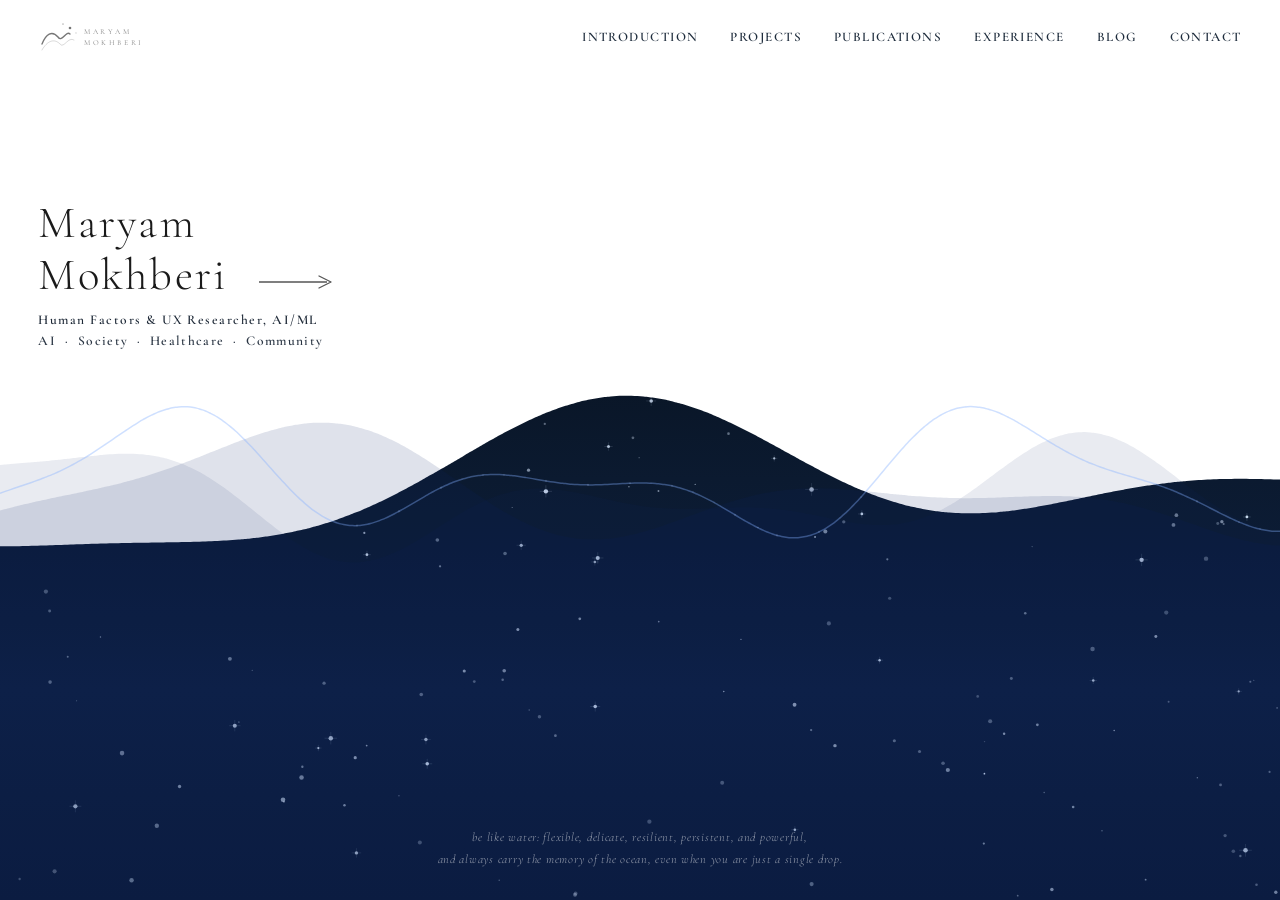
<file: index.html>
<!DOCTYPE html>
<html lang="en">
<head>
  <meta charset="UTF-8">
  <meta name="theme-color" content="#ffffff">
  <meta name="viewport" content="width=device-width, initial-scale=1.0">
  <title>Maryam Mokhberi</title>
  <link href="https://fonts.googleapis.com/css2?family=Cormorant+Garamond:ital,wght@0,300;1,300&display=swap" rel="stylesheet">
  <style>
    *, *::before, *::after { box-sizing: border-box; margin: 0; padding: 0; }
    html, body { width: 100%; height: 100%; overflow: hidden; background: #fff; font-family: 'Cormorant Garamond', Georgia, serif; }

    canvas { position: fixed; top: 0; left: 0; width: 100%; height: 100%; display: block; }

    nav {
      position: fixed; top: 0; left: 0; right: 0;
      display: flex; justify-content: space-between; align-items: center;
      padding: 1.1rem 2.4rem; z-index: 10;
    }
    .nav-logo-landing { display: flex; align-items: center; text-decoration: none; opacity: .8; transition: opacity .2s; }
    .nav-logo-landing:hover { opacity: 1; }
    .n-links { display: flex; gap: 2rem; list-style: none; }
    .n-links a { font-size: .82rem; letter-spacing: .11em; text-transform: uppercase; color: #1f2d3d; font-weight: 600; text-decoration: none; transition: color .25s; }
    .n-links a:hover { color: #090d12; }

    .name-label {
      position: fixed; left: 2.4rem; top: 22%;
      z-index: 5;
    }
    .name-row {
      display: flex; align-items: flex-end; gap: 2rem;
      opacity: 0; transform: translateY(14px);
      animation: up 1.2s ease .4s forwards;
      text-decoration: none;
    }
    .name-row h1 {
      font-size: clamp(1.8rem, 3.5vw, 2.8rem); font-weight: 300;
      letter-spacing: .05em; color: #1a1a1a; line-height: 1.15;
      transition: color .3s;
    }
    .name-row:hover h1 { color: #555; }
    .name-label p.role {
      font-size: clamp(.78rem, 1.05vw, .92rem); letter-spacing: .11em;
      color: #1e2937; font-style: normal; font-weight: 600;
      margin-top: .7rem;
      opacity: 0; transform: translateY(10px);
      animation: up 1s ease .85s forwards;
    }
    .name-label p.tagline {
      font-size: clamp(.72rem + 1pt, .95vw + 1pt, .84rem + 1pt); letter-spacing: .10em;
      color: #2a3543; font-style: normal; font-weight: 600;
      margin-top: .3rem;
      opacity: 0; transform: translateY(10px);
      animation: up 1s ease .95s forwards;
    }
    .enter-link {
      font-size: clamp(.9rem, 1.4vw, 1.1rem); letter-spacing: .14em; text-transform: uppercase;
      color: #555; font-weight: 300;
      border-bottom: none; padding-bottom: 0;
      transition: color .25s, border-color .25s;
      white-space: nowrap; margin-bottom: .38rem;
      text-decoration: none;
    }
    .enter-link:hover { color: #111; border-color: #222; }

    .quote {
      position: fixed; bottom: 1.8rem; left: 0; right: 0;
      text-align: center; z-index: 10; pointer-events: none;
      opacity: 0; animation: up 1.2s ease 1.4s forwards;
    }
    .quote p {
      font-size: clamp(.58rem + 1pt, .85vw + 1pt, .72rem + 1pt);
      font-style: italic; font-weight: 300;
      letter-spacing: .06em; line-height: 1.8;
      color: rgba(255, 255, 255, 0.58);
    }

    @keyframes up { to { opacity: 1; transform: translateY(0); } }

    @media (max-width: 580px) {
      .n-links { gap: 1.2rem; }
      .n-links a { font-size: .62rem; }
      .name-label { top: 16%; }
    }
  </style>
</head>
<body>

  <canvas id="wc"></canvas>

  <nav>
    <a href="index.html" class="nav-logo-landing" aria-label="Maryam Mokhberi">
      <svg width="110" height="36" viewBox="0 0 110 36" xmlns="http://www.w3.org/2000/svg">
        <path d="M4,26 C8,16 14,12 20,19 C24,25 28,12 32,16" stroke="#555" stroke-width="1.4" fill="none" stroke-linecap="round"/>
        <path d="M4,32 C9,23 16,20 22,26 C26,31 30,18 36,22" stroke="#555" stroke-width="0.85" fill="none" stroke-linecap="round" opacity="0.32"/>
        <circle cx="32" cy="10" r="1.3" fill="#555"/>
        <circle cx="25" cy="6"  r="0.85" fill="#555" opacity="0.52"/>
        <circle cx="38" cy="15" r="0.65" fill="#555" opacity="0.38"/>
        <text x="46" y="15" font-family="'Cormorant Garamond',Georgia,serif" font-size="7.5" font-weight="400" letter-spacing="2.6" fill="#666" dominant-baseline="middle">MARYAM</text>
        <text x="46" y="26" font-family="'Cormorant Garamond',Georgia,serif" font-size="7.5" font-weight="400" letter-spacing="2.6" fill="#666" dominant-baseline="middle">MOKHBERI</text>
      </svg>
    </a>
    <ul class="n-links">
      <li><a href="introduction.html">Introduction</a></li>
      <li><a href="pages/research.html">Projects</a></li>
      <li><a href="pages/publications.html">Publications</a></li>
      <li><a href="pages/teaching.html">Experience</a></li>
      <li><a href="pages/blog.html">Blog</a></li>
      <li><a href="pages/contact.html">Contact</a></li>
    </ul>
  </nav>

  <div class="name-label">
    <a href="introduction.html" class="name-row">
      <h1>Maryam<br>Mokhberi</h1>
      <span class="enter-link" aria-label="Enter site">
        <svg width="80" height="16" viewBox="0 0 80 16" fill="none" xmlns="http://www.w3.org/2000/svg">
          <line x1="0" y1="8" x2="68" y2="8" stroke="currentColor" stroke-width="1.3"/>
          <polyline points="60,2 72,8 60,14" stroke="currentColor" stroke-width="1.3" fill="none" stroke-linecap="round" stroke-linejoin="round"/>
        </svg>
      </span>
    </a>
    <p class="role">Human Factors &amp; UX Researcher, AI/ML</p>
    <p class="tagline">AI &nbsp;·&nbsp; Society &nbsp;·&nbsp; Healthcare &nbsp;·&nbsp; Community</p>
  </div>

  <div class="quote">
    <p>be like water: flexible, delicate, resilient, persistent, and powerful,<br>
    and always carry the memory of the ocean, even when you are just a single drop.</p>
  </div>

  <script>
  (() => {
    const cv = document.getElementById('wc');
    const cx = cv.getContext('2d');
    let W, H;

    function resize() {
      W = cv.width  = window.innerWidth;
      H = cv.height = window.innerHeight;
    }
    resize();
    window.addEventListener('resize', resize);

    const STARS = Array.from({ length: 180 }, () => ({
      nx:     Math.random(),
      ny:     Math.random(),
      r:      Math.random() * 1.8 + 0.5,
      tw:     Math.random() * Math.PI * 2,
      ts:     Math.random() * 0.004 + 0.001,  // slow twinkle
      bright: Math.random() * 0.35 + 0.65,
    }));

    const wLayers = [
      { speed: .55,  freq: 1.4, phase: 0.0 },
      { speed: .80,  freq: 1.9, phase: 1.2 },
      { speed: 1.10, freq: 2.5, phase: 2.3 },
      { speed: 1.40, freq: 3.0, phase: 0.7 },
    ];

    function waveOffset(nx, t, l) {
      return Math.sin(nx * Math.PI * 2 * l.freq + t * l.speed + l.phase) * 0.42
           + Math.sin(nx * Math.PI * 2 * l.freq * .53 + t * l.speed * .72 + l.phase + 1.1) * 0.28
           + Math.sin(nx * Math.PI * 2 * l.freq * 1.75 + t * l.speed * 1.35 + l.phase + 2.4) * 0.18;
    }

    function buildPts(t, l, amp, midY) {
      const pts = [];
      for (let x = 0; x <= W; x += 3)
        pts.push([x, midY + waveOffset(x / W, t, l) * amp]);
      return pts;
    }

    function tracePath(pts) {
      cx.moveTo(pts[0][0], pts[0][1]);
      for (let i = 1; i < pts.length - 1; i++) {
        cx.quadraticCurveTo(
          pts[i][0], pts[i][1],
          (pts[i][0] + pts[i+1][0]) / 2,
          (pts[i][1] + pts[i+1][1]) / 2
        );
      }
      cx.lineTo(W, pts[pts.length - 1][1]);
    }

    function frame(ts) {
      const t = ts * .0008;
      cx.clearRect(0, 0, W, H);
      cx.fillStyle = '#ffffff';
      cx.fillRect(0, 0, W, H);

      const midY    = H * .54;
      const amp     = H * .13;
      const bandTop = midY - amp * 1.6;

      const deepPts = buildPts(t, wLayers[0], amp, midY);

      // clip to wave shape, fill with night gradient
      cx.save();
      cx.beginPath();
      tracePath(deepPts);
      cx.lineTo(W, H); cx.lineTo(0, H); cx.closePath();
      cx.clip();

      const ng = cx.createLinearGradient(0, bandTop, 0, H);
      ng.addColorStop(0,   '#08121f');
      ng.addColorStop(.3,  '#0b1a30');
      ng.addColorStop(.65, '#0e2040');
      ng.addColorStop(1,   '#0c1c38');
      cx.fillStyle = ng;
      cx.fillRect(0, bandTop, W, H - bandTop);

      // stars
      for (const s of STARS) {
        const sy  = bandTop + s.ny * (H - bandTop);
        const sx  = s.nx * W;
        const xi  = Math.min(Math.floor(s.nx * (deepPts.length - 1)), deepPts.length - 1);
        if (sy < deepPts[xi][1]) continue;
        const twinkle = s.bright * (0.70 + 0.30 * Math.sin(ts * s.ts + s.tw));
        cx.beginPath(); cx.arc(sx, sy, s.r, 0, Math.PI * 2);
        cx.fillStyle = `rgba(220,235,255,${twinkle})`; cx.fill();
        if (s.r > 1.1 && twinkle > 0.70) {
          cx.strokeStyle = `rgba(210,230,255,${twinkle * .32})`;
          cx.lineWidth = .5;
          const sp = s.r * 2.8;
          cx.beginPath(); cx.moveTo(sx - sp, sy); cx.lineTo(sx + sp, sy); cx.stroke();
          cx.beginPath(); cx.moveTo(sx, sy - sp); cx.lineTo(sx, sy + sp); cx.stroke();
        }
      }
      cx.restore();

      // mid layers
      for (let i = 1; i <= 2; i++) {
        const pts = buildPts(t, wLayers[i], amp * (.86 - i * .07), midY + i * amp * .07);
        cx.beginPath(); tracePath(pts);
        cx.lineTo(W, H); cx.lineTo(0, H); cx.closePath();
        cx.fillStyle = `rgba(12,35,100,${.17 - i * .04})`; cx.fill();
      }

      // crest line
      const crestPts = buildPts(t, wLayers[3], amp * .82, midY - amp * .04);
      cx.beginPath(); tracePath(crestPts);
      cx.strokeStyle = 'rgba(130,175,255,0.38)';
      cx.lineWidth = 1.5; cx.stroke();

      // foam
      for (let i = 0; i < crestPts.length; i += 7) {
        const [fx, fy] = crestPts[i];
        const a = 0.09 + 0.08 * Math.sin(ts * .003 + i * .4);
        cx.beginPath(); cx.arc(fx, fy, 1.1, 0, Math.PI * 2);
        cx.fillStyle = `rgba(200,220,255,${a})`; cx.fill();
      }

      requestAnimationFrame(frame);
    }

    requestAnimationFrame(frame);
  })();
  </script>

</body>
</html>
</file>
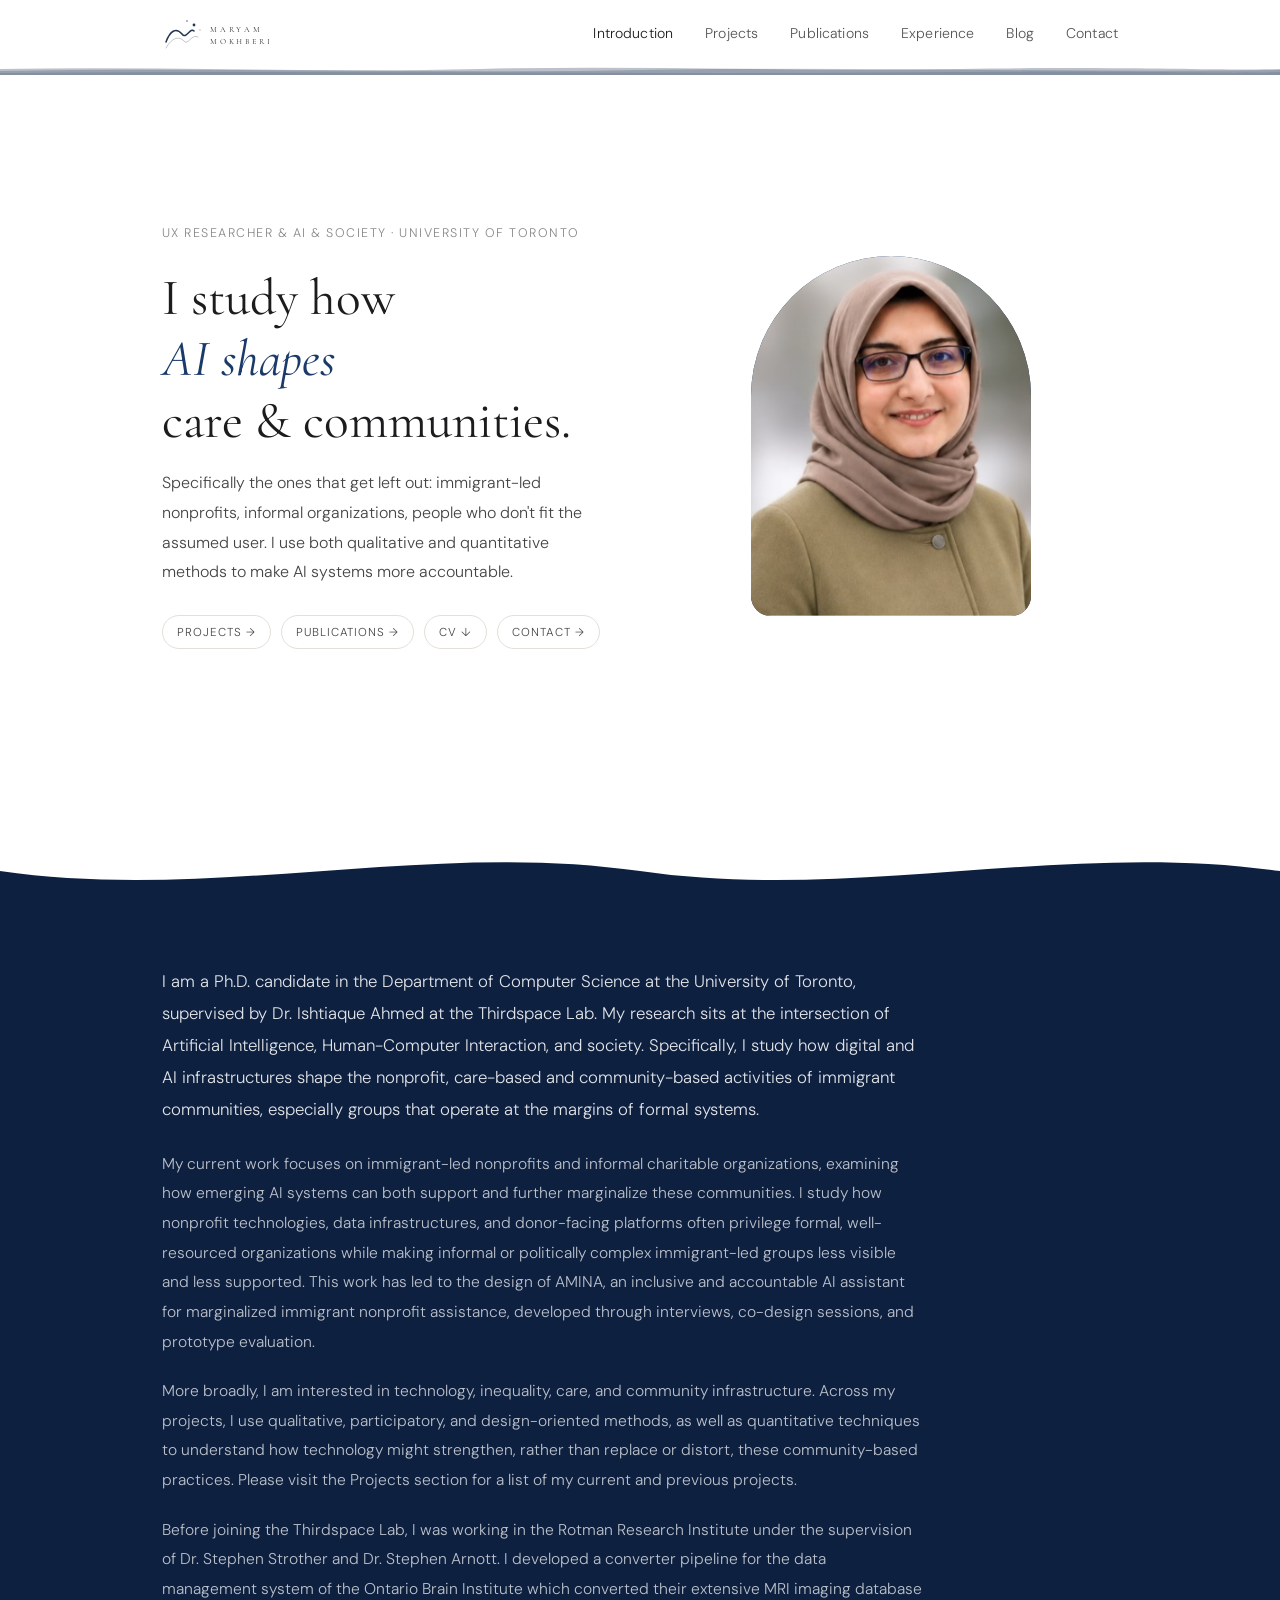
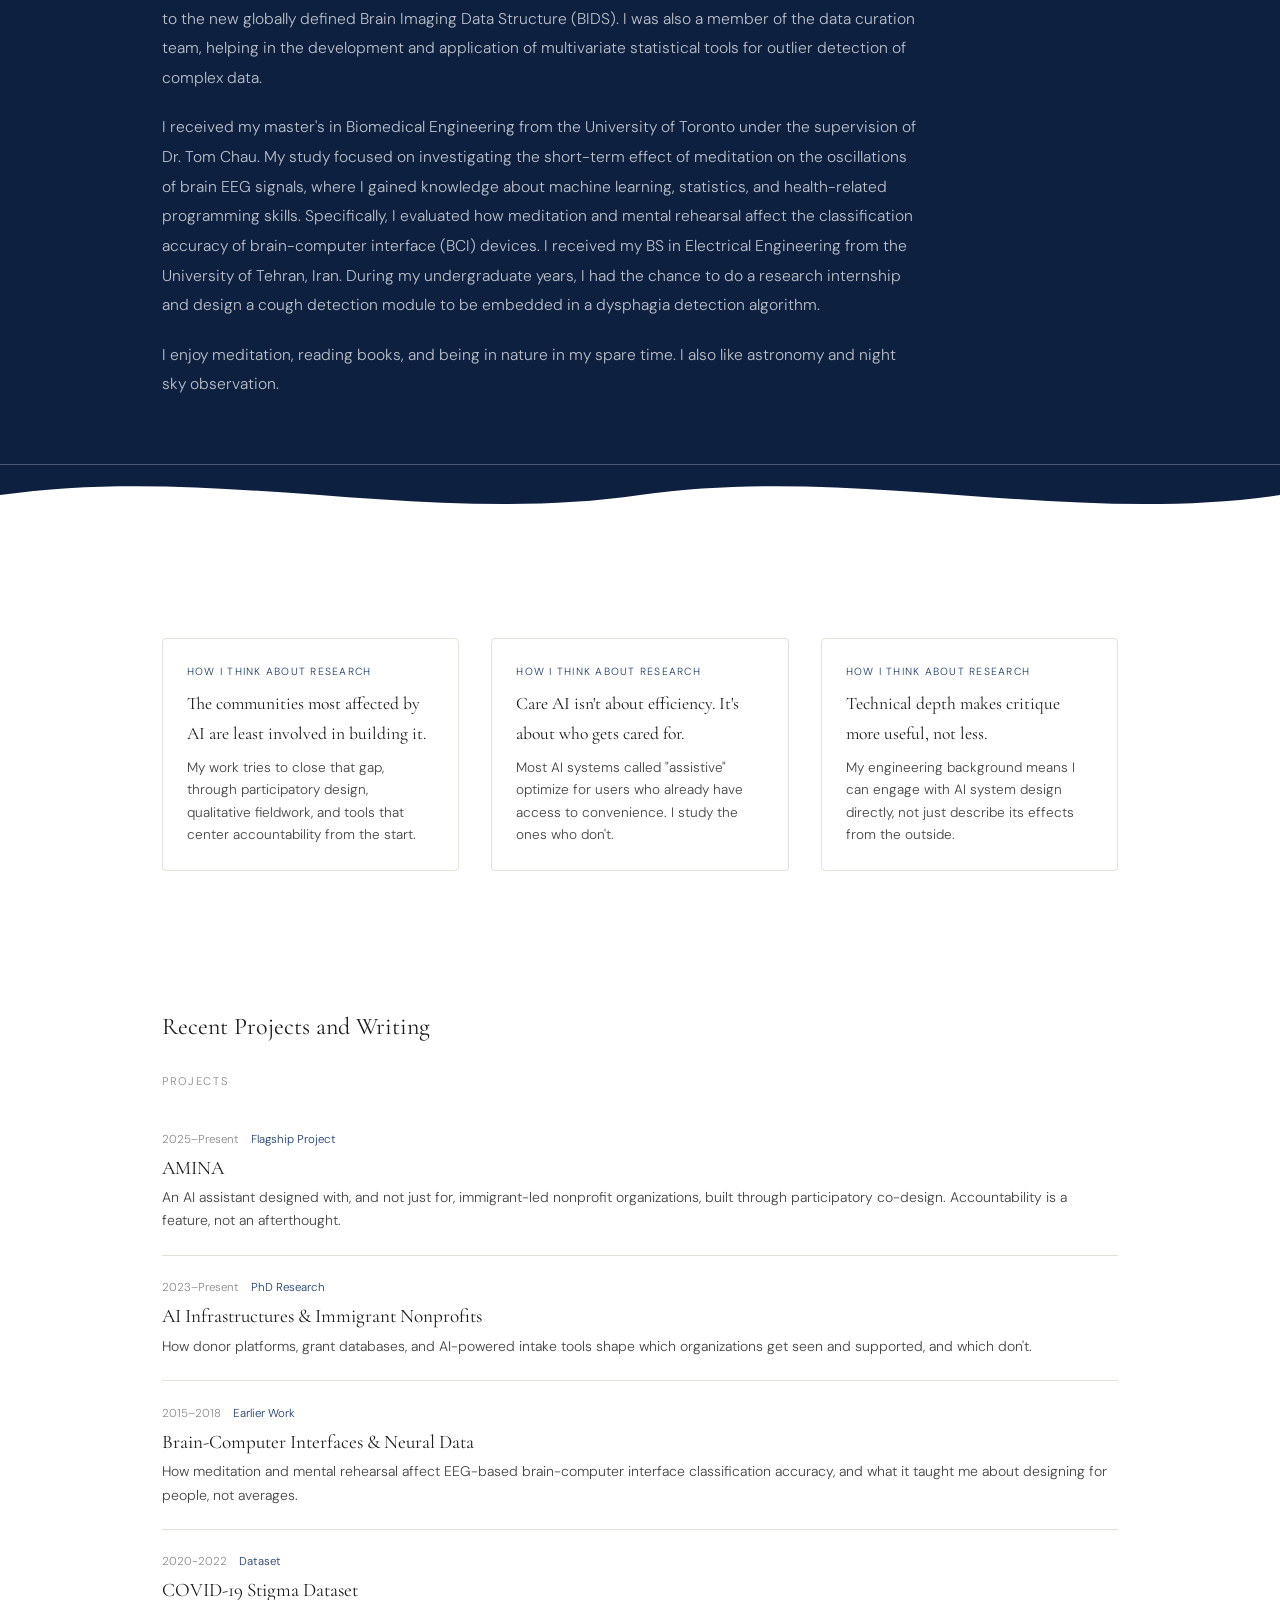
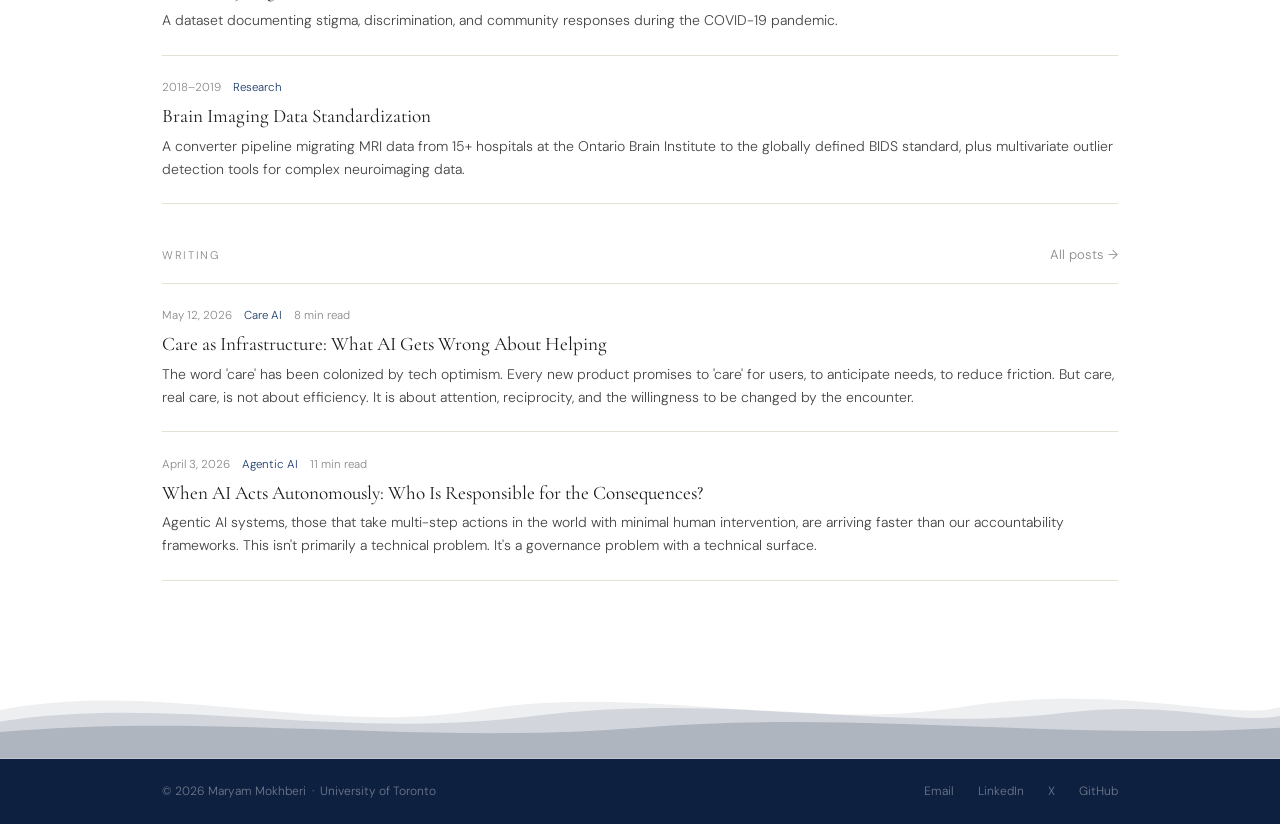
<file: introduction.html>
<!DOCTYPE html>
<html lang="en">
<head>
  <meta charset="UTF-8">
  <meta name="viewport" content="width=device-width, initial-scale=1.0">
  <title>Maryam Mokhberi | AI &amp; Society Researcher</title>
  <link rel="stylesheet" href="css/style.css">
  <style>
    /* ── HOME-SPECIFIC STYLES ── */

    /* HERO */
    .home-hero {
      padding: 5rem 0 0;
      display: grid;
      grid-template-columns: 1fr 1fr;
      gap: 3rem;
      align-items: center;
      min-height: 88vh;
    }

    /* arch portrait */
    .home-portrait {
      display: flex;
      flex-direction: column;
      align-items: center;
      gap: 1.5rem;
      order: 2;
    }
    .arch-frame {
      width: 280px;
      height: 360px;
      overflow: hidden;
      border-radius: 140px 140px 20px 20px; /* arch top */
      background: linear-gradient(160deg, #1a3a6a, #0e2040);
      position: relative;
      flex-shrink: 0;
    }
    .arch-frame img {
      position: absolute;
      inset: 0;
      width: 100%;
      height: 100%;
      object-fit: cover;
      object-position: center top;
      display: block;
    }
    .arch-frame .arch-initials {
      position: absolute;
      inset: 0;
      display: flex;
      align-items: center;
      justify-content: center;
      font-family: var(--serif);
      font-size: 3.5rem;
      font-weight: 300;
      color: rgba(255,255,255,.28);
    }

    /* pill buttons under photo */
    .portrait-pills {
      display: flex;
      gap: .6rem;
      flex-wrap: wrap;
      justify-content: center;
    }
    .pill {
      font-size: .72rem;
      letter-spacing: .08em;
      text-transform: uppercase;
      padding: .38rem .9rem;
      border-radius: 999px;
      border: 1px solid var(--rule);
      color: var(--mid);
      text-decoration: none;
      transition: background .2s, color .2s, border-color .2s;
      white-space: nowrap;
    }
    .pill:hover { background: var(--navy); color: #fff; border-color: var(--navy); text-decoration: none; }

    /* hero text */
    .home-intro { order: 1; }
    .home-intro h1 {
      font-family: var(--serif);
      font-size: clamp(2.2rem, 4vw, 3.2rem);
      font-weight: 400;
      line-height: 1.2;
      margin-bottom: 1rem;
    }
    .home-intro h1 em { font-style: italic; color: var(--navy-mid); }
    .home-intro .role-tag {
      font-size: .78rem;
      letter-spacing: .12em;
      text-transform: uppercase;
      color: var(--quiet);
      margin-bottom: 1.5rem;
      display: block;
    }
    .home-intro p {
      font-size: 1rem;
      color: var(--mid);
      line-height: 1.85;
      max-width: 420px;
    }
    .home-intro .hero-pills {
      display: flex;
      gap: .6rem;
      margin-top: 1.8rem;
      flex-wrap: wrap;
    }

    /* wave divider */
    .wave-divider {
      width: 100%;
      overflow: hidden;
      line-height: 0;
      margin: 0;
    }
    .wave-divider svg { display: block; width: 100%; }
    .wave-divider.flip { transform: scaleY(-1); }

    /* dark wave section */
    .wave-section {
      background: var(--navy);
      padding: 4rem 0;
      color: white;
    }
    .wave-section h2 {
      font-family: var(--serif);
      font-size: clamp(1.5rem, 2.5vw, 2rem);
      font-weight: 400;
      color: white;
      margin-bottom: .5rem;
    }
    .wave-section p { color: rgba(255,255,255,.65); line-height: 1.8; }
    .wave-section .section-label { color: rgba(255,255,255,.35); }

    /* philosophy */
    .philosophy-grid {
      display: grid;
      grid-template-columns: repeat(3, 1fr);
      gap: 2.5rem;
      margin-top: 3rem;
    }
    .philosophy-item { }
    .philosophy-item h3 {
      font-family: var(--serif);
      font-size: 1.15rem;
      font-weight: 400;
      color: white;
      margin-bottom: .6rem;
      line-height: 1.3;
    }
    .philosophy-item p {
      font-size: .875rem;
      color: rgba(255,255,255,.55);
      line-height: 1.75;
    }

    /* highlights */
    .highlights-section { padding: 4.5rem 0; }
    .highlights-grid {
      display: grid;
      grid-template-columns: repeat(3, 1fr);
      gap: 2rem;
      margin-top: 2.5rem;
    }
    .highlight-card {
      border: 1px solid var(--rule);
      border-radius: 4px;
      padding: 1.5rem;
      transition: border-color .2s, transform .2s;
      text-decoration: none;
      display: block;
      color: inherit;
    }
    .highlight-card:hover {
      border-color: var(--navy);
      transform: translateY(-2px);
      text-decoration: none;
    }
    .highlight-card .card-label {
      font-size: .65rem;
      letter-spacing: .12em;
      text-transform: uppercase;
      color: var(--navy-mid);
      margin-bottom: .5rem;
      display: block;
    }
    .highlight-card h3 {
      font-family: var(--serif);
      font-size: 1.1rem;
      font-weight: 400;
      color: var(--ink);
      margin-bottom: .5rem;
    }
    .highlight-card p {
      font-size: .85rem;
      color: var(--mid);
      line-height: 1.65;
      margin: 0;
    }

    /* recent writing */
    .writing-section { padding: 4rem 0 0; }
    .writing-header {
      display: flex;
      justify-content: space-between;
      align-items: baseline;
      margin-bottom: 1.5rem;
    }
    .writing-header h2 {
      font-family: var(--serif);
      font-size: 1.5rem;
      font-weight: 400;
    }
    .writing-header a { font-size: .82rem; color: var(--quiet); }
    .writing-header a:hover { color: var(--navy); }

    /* bio text in dark section */
    .bio-paragraphs { max-width: 760px; }
    .bio-paragraphs p {
      color: rgba(255,255,255,.72);
      line-height: 1.9;
      font-size: .975rem;
      margin-bottom: 1.25rem;
    }
    .bio-paragraphs p:last-child { margin-bottom: 0; }
    .bio-paragraphs .bio-lead {
      font-size: 1.05rem;
      color: rgba(255,255,255,.88);
      margin-bottom: 1.5rem;
    }

    /* philosophy items on white background */
    .highlights-section .philosophy-item h3 { color: var(--ink); }
    .highlights-section .philosophy-item p { color: var(--mid); }
    .highlights-section .philosophy-grid { margin-bottom: 3rem; }

    @media (max-width: 768px) {
      .home-hero { grid-template-columns: 1fr; min-height: auto; padding-top: 4rem; }
      .home-portrait { order: 1; }
      .home-intro { order: 2; }
      .arch-frame { width: 200px; height: 260px; border-radius: 100px 100px 16px 16px; }
      .philosophy-grid,
      .highlights-grid { grid-template-columns: 1fr; gap: 1.5rem; }
    }
  </style>
</head>
<body data-page="introduction">
  <div id="nav-placeholder"></div>

  <!-- HERO -->
  <section class="container">
    <div class="home-hero">

      <div class="home-intro fade-in">
        <span class="role-tag">UX Researcher &amp; AI &amp; Society · University of Toronto</span>
        <h1>I study how<br><em>AI shapes</em><br>care &amp; communities.</h1>
        <p>Specifically the ones that get left out: immigrant-led nonprofits, informal organizations, people who don't fit the assumed user. I use both qualitative and quantitative methods to make AI systems more accountable.</p>
        <div class="hero-pills fade-in fade-in-delay-2">
          <a href="pages/research.html" class="pill">Projects →</a>
          <a href="pages/publications.html" class="pill">Publications →</a>
          <a href="https://drive.google.com/file/d/1sT6HOro1L9hJ4aZtIuQBG8t-tGMRz6n1/view?usp=drive_link" class="pill" target="_blank" rel="noopener noreferrer">CV ↓</a>
          <a href="pages/contact.html" class="pill">Contact →</a>
        </div>
      </div>

      <div class="home-portrait fade-in fade-in-delay-1">
        <div class="arch-frame">
          <img src="assets/maryam.jpg" alt="Maryam Mokhberi">
        </div>

      </div>

    </div>
  </section>

  <!-- WAVE DOWN into dark section -->
  <div class="wave-divider" style="margin-top:3rem;">
    <svg viewBox="0 0 1440 70" xmlns="http://www.w3.org/2000/svg" preserveAspectRatio="none">
      <path d="M0,35 C240,70 480,0 720,35 C960,70 1200,0 1440,35 L1440,70 L0,70 Z" fill="#0e2040"/>
    </svg>
  </div>

  <!-- BIO / dark wave section -->
  <section class="wave-section">
    <div class="container">
      <div class="bio-paragraphs">
        <p class="bio-lead">I am a Ph.D. candidate in the Department of Computer Science at the University of Toronto, supervised by Dr. Ishtiaque Ahmed at the Thirdspace Lab. My research sits at the intersection of Artificial Intelligence, Human-Computer Interaction, and society. Specifically, I study how digital and AI infrastructures shape the nonprofit, care-based and community-based activities of immigrant communities, especially groups that operate at the margins of formal systems.</p>
        <p>My current work focuses on immigrant-led nonprofits and informal charitable organizations, examining how emerging AI systems can both support and further marginalize these communities. I study how nonprofit technologies, data infrastructures, and donor-facing platforms often privilege formal, well-resourced organizations while making informal or politically complex immigrant-led groups less visible and less supported. This work has led to the design of AMINA, an inclusive and accountable AI assistant for marginalized immigrant nonprofit assistance, developed through interviews, co-design sessions, and prototype evaluation.</p>
        <p>More broadly, I am interested in technology, inequality, care, and community infrastructure. Across my projects, I use qualitative, participatory, and design-oriented methods, as well as quantitative techniques to understand how technology might strengthen, rather than replace or distort, these community-based practices. Please visit the Projects section for a list of my current and previous projects.</p>
        <p>Before joining the Thirdspace Lab, I was working in the Rotman Research Institute under the supervision of Dr. Stephen Strother and Dr. Stephen Arnott. I developed a converter pipeline for the data management system of the Ontario Brain Institute which converted their extensive MRI imaging database to the new globally defined Brain Imaging Data Structure (BIDS). I was also a member of the data curation team, helping in the development and application of multivariate statistical tools for outlier detection of complex data.</p>
        <p>I received my master's in Biomedical Engineering from the University of Toronto under the supervision of Dr. Tom Chau. My study focused on investigating the short-term effect of meditation on the oscillations of brain EEG signals, where I gained knowledge about machine learning, statistics, and health-related programming skills. Specifically, I evaluated how meditation and mental rehearsal affect the classification accuracy of brain-computer interface (BCI) devices. I received my BS in Electrical Engineering from the University of Tehran, Iran. During my undergraduate years, I had the chance to do a research internship and design a cough detection module to be embedded in a dysphagia detection algorithm.</p>
        <p>I enjoy meditation, reading books, and being in nature in my spare time. I also like astronomy and night sky observation.</p>
      </div>
    </div>
  </section>

  <!-- WAVE UP back to white -->
  <div class="wave-divider flip">
    <svg viewBox="0 0 1440 70" xmlns="http://www.w3.org/2000/svg" preserveAspectRatio="none">
      <path d="M0,35 C240,70 480,0 720,35 C960,70 1200,0 1440,35 L1440,70 L0,70 Z" fill="#0e2040"/>
    </svg>
  </div>

  <!-- HIGHLIGHTS -->
  <section class="highlights-section">
    <div class="container">
      <div class="highlights-grid">
        <div class="highlight-card fade-in">
          <span class="card-label">How I think about research</span>
          <h3>The communities most affected by AI are least involved in building it.</h3>
          <p>My work tries to close that gap, through participatory design, qualitative fieldwork, and tools that center accountability from the start.</p>
        </div>
        <div class="highlight-card fade-in fade-in-delay-1">
          <span class="card-label">How I think about research</span>
          <h3>Care AI isn't about efficiency. It's about who gets cared for.</h3>
          <p>Most AI systems called "assistive" optimize for users who already have access to convenience. I study the ones who don't.</p>
        </div>
        <div class="highlight-card fade-in fade-in-delay-2">
          <span class="card-label">How I think about research</span>
          <h3>Technical depth makes critique more useful, not less.</h3>
          <p>My engineering background means I can engage with AI system design directly, not just describe its effects from the outside.</p>
        </div>
      </div>
    </div>
  </section>

  <!-- RECENT PROJECTS AND WRITING -->
  <section class="writing-section">
    <div class="container">
      <div class="writing-header">
        <h2>Recent Projects and Writing</h2>
      </div>

      <span class="section-label" style="font-size:.7rem;letter-spacing:.15em;text-transform:uppercase;color:var(--quiet);display:block;margin-bottom:1rem;">Projects</span>
      <a class="post-list-item fade-in" href="pages/research.html#amina">
        <div class="pli-meta">
          <span>2025–Present</span>
          <span class="pli-cat">Flagship Project</span>
        </div>
        <div class="pli-title">AMINA</div>
        <div class="pli-excerpt">An AI assistant designed with, and not just for, immigrant-led nonprofit organizations, built through participatory co-design. Accountability is a feature, not an afterthought.</div>
      </a>
      <a class="post-list-item fade-in" href="pages/research.html">
        <div class="pli-meta">
          <span>2023–Present</span>
          <span class="pli-cat">PhD Research</span>
        </div>
        <div class="pli-title">AI Infrastructures &amp; Immigrant Nonprofits</div>
        <div class="pli-excerpt">How donor platforms, grant databases, and AI-powered intake tools shape which organizations get seen and supported, and which don't.</div>
      </a>
      <a class="post-list-item fade-in" href="pages/research.html">
        <div class="pli-meta">
          <span>2015–2018</span>
          <span class="pli-cat">Earlier Work</span>
        </div>
        <div class="pli-title">Brain-Computer Interfaces &amp; Neural Data</div>
        <div class="pli-excerpt">How meditation and mental rehearsal affect EEG-based brain-computer interface classification accuracy, and what it taught me about designing for people, not averages.</div>
      </a>
      <a class="post-list-item fade-in" href="pages/research.html">
        <div class="pli-meta">
          <span>2020-2022</span>
          <span class="pli-cat">Dataset</span>
        </div>
        <div class="pli-title">COVID-19 Stigma Dataset</div>
        <div class="pli-excerpt">A dataset documenting stigma, discrimination, and community responses during the COVID-19 pandemic.</div>
      </a>
      <a class="post-list-item fade-in" href="pages/research.html">
        <div class="pli-meta">
          <span>2018–2019</span>
          <span class="pli-cat">Research</span>
        </div>
        <div class="pli-title">Brain Imaging Data Standardization</div>
        <div class="pli-excerpt">A converter pipeline migrating MRI data from 15+ hospitals at the Ontario Brain Institute to the globally defined BIDS standard, plus multivariate outlier detection tools for complex neuroimaging data.</div>
      </a>

      <div style="display:flex;justify-content:space-between;align-items:baseline;margin:2.5rem 0 1rem;">
        <span class="section-label" style="font-size:.7rem;letter-spacing:.15em;text-transform:uppercase;color:var(--quiet);">Writing</span>
        <a href="pages/blog.html" style="font-size:.82rem;color:var(--quiet);">All posts →</a>
      </div>
      <div id="home-blog-container"></div>
    </div>
  </section>

  <div id="footer-placeholder"></div>
  <script src="js/blog-posts.js"></script>
  <script src="js/main.js"></script>
</body>
</html>
</file>
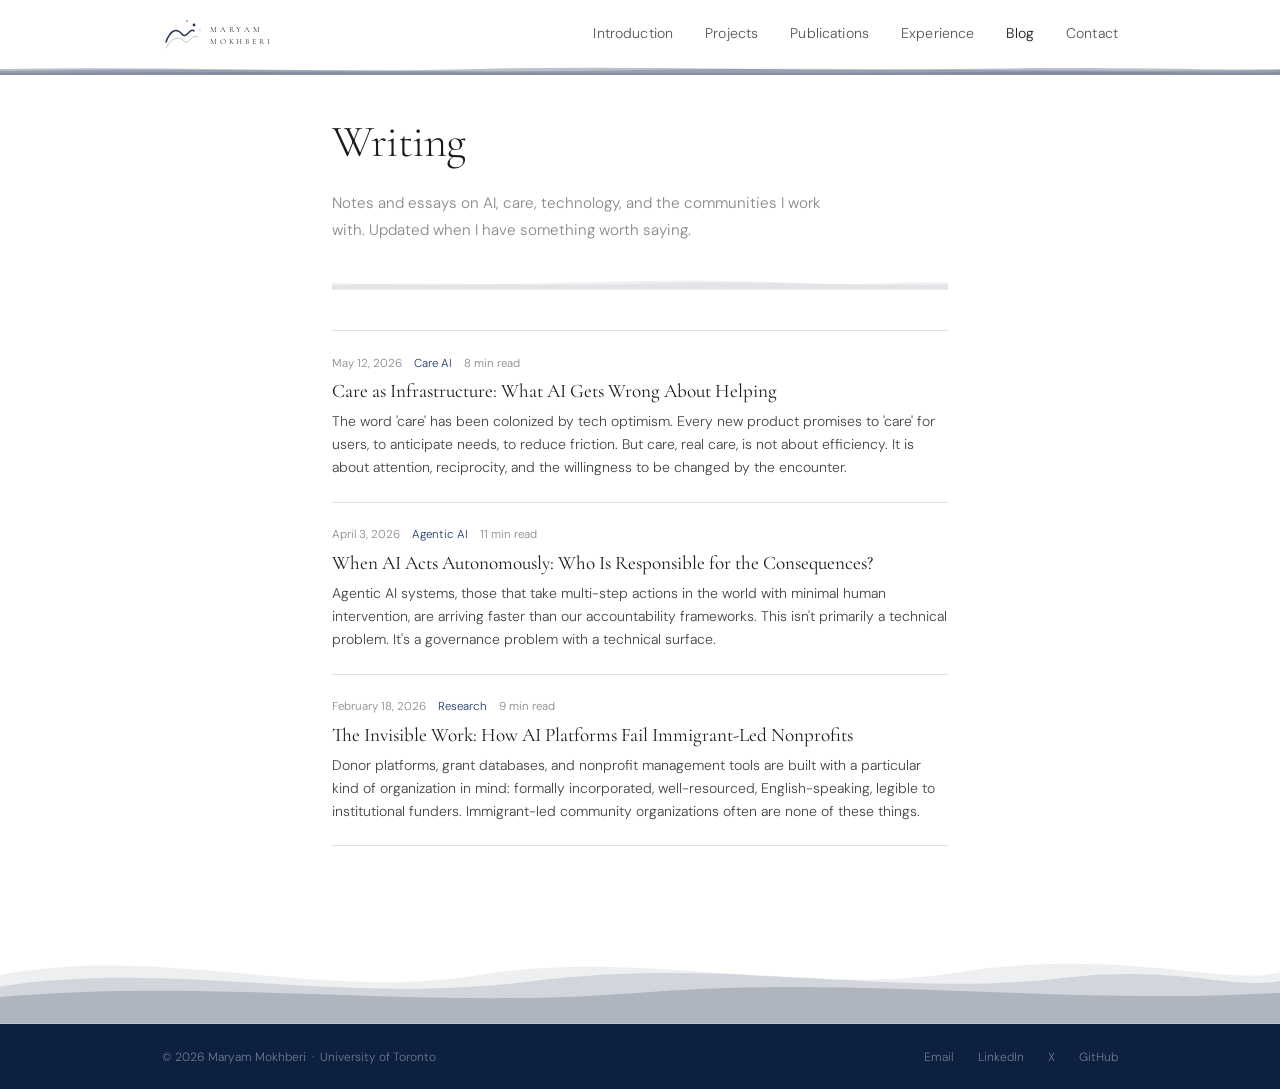
<file: pages/blog.html>
<!DOCTYPE html>
<html lang="en">
<head>
  <meta charset="UTF-8">
  <meta name="theme-color" content="#ffffff">
  <meta name="viewport" content="width=device-width, initial-scale=1.0">
  <title>Writing | Maryam Mokhberi</title>
  <link rel="stylesheet" href="../css/style.css">
</head>
<body data-page="blog">
  <div id="nav-placeholder"></div>

  <div class="page-wrap">
    <div class="container-text">

      <div class="page-intro fade-in">
        <h1>Writing</h1>
        <p>Notes and essays on AI, care, technology, and the communities I work with. Updated when I have something worth saying.</p>
      </div>

      <div id="blog-cards-container"></div>

    </div>
  </div>

  <div id="footer-placeholder"></div>
  <script src="../js/blog-posts.js"></script>
  <script src="../js/main.js"></script>
</body>
</html>
</file>
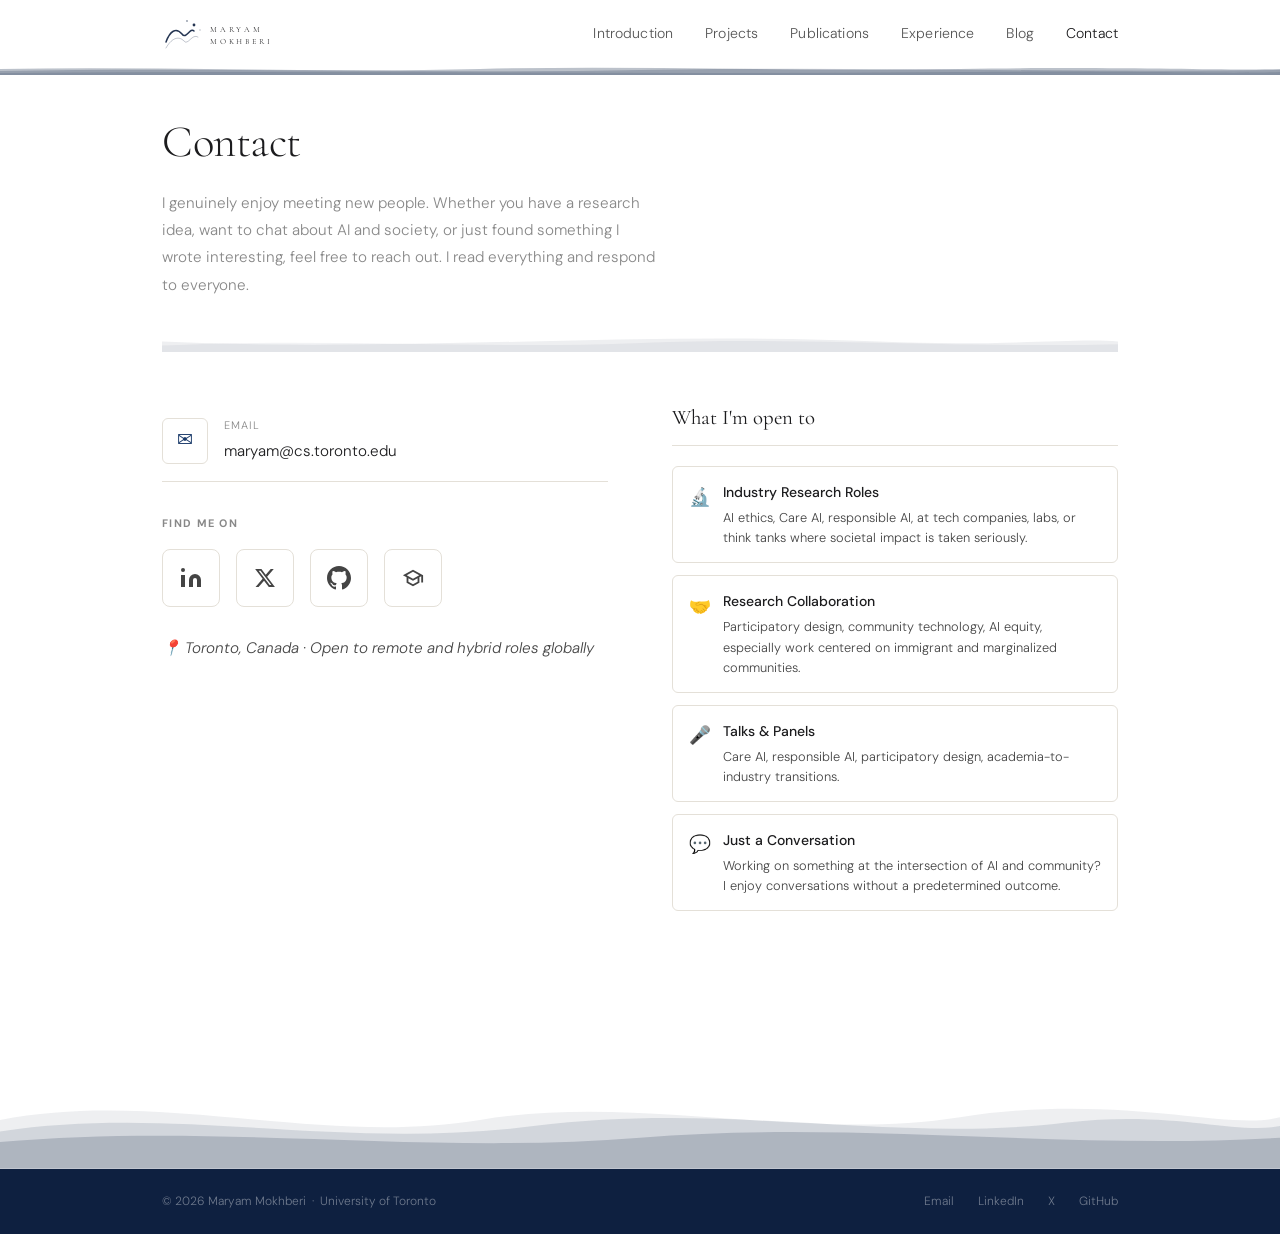
<file: pages/contact.html>
<!DOCTYPE html>
<html lang="en">
<head>
  <meta charset="UTF-8">
  <meta name="viewport" content="width=device-width, initial-scale=1.0">
  <title>Contact | Maryam Mokhberi</title>
  <link rel="stylesheet" href="../css/style.css">
  <style>


    /* main contact layout */
    .contact-body {
      margin-top: 3rem;
      display: grid;
      grid-template-columns: 1fr 1fr;
      gap: 4rem;
      align-items: start;
      padding-bottom: 5rem;
    }

    /* email row */
    .email-row {
      display: flex;
      align-items: center;
      gap: 1rem;
      padding: 1rem 0;
      border-bottom: 1px solid var(--rule);
      margin-bottom: 2rem;
    }
    .email-icon-wrap {
      width: 46px; height: 46px;
      border: 1px solid var(--rule);
      border-radius: 6px;
      display: flex; align-items: center; justify-content: center;
      font-size: 1.2rem; flex-shrink: 0;
      background: var(--bg);
    }
    .email-text { }
    .email-label { font-size: .68rem; letter-spacing: .1em; text-transform: uppercase; color: var(--quiet); display: block; margin-bottom: .15rem; }
    .email-value { font-size: .95rem; color: var(--ink); }
    .email-value:hover { color: var(--navy); text-decoration: underline; }

    /* social icons grid */
    .social-section h3 {
      font-size: .68rem; letter-spacing: .12em; text-transform: uppercase;
      color: var(--quiet); margin-bottom: 1rem;
    }
    .social-icons {
      display: flex;
      gap: 1rem;
      flex-wrap: wrap;
    }
    .social-icon-link {
      width: 58px; height: 58px;
      border: 1px solid var(--rule);
      border-radius: 8px;
      display: flex; align-items: center; justify-content: center;
      text-decoration: none;
      color: var(--mid);
      transition: background .2s, border-color .2s, color .2s, transform .15s;
      background: var(--bg);
    }
    .social-icon-link:hover {
      background: var(--navy);
      border-color: var(--navy);
      color: white;
      transform: translateY(-2px);
      text-decoration: none;
    }
    .social-icon-link svg { display: block; }

    /* open to section */
    .open-to h2 {
      font-family: var(--serif); font-size: 1.3rem; font-weight: 400;
      margin-bottom: 1.25rem; padding-bottom: .6rem;
      border-bottom: 1px solid var(--rule);
    }
    .open-to-items { display: flex; flex-direction: column; gap: .75rem; }
    .open-item {
      display: flex; gap: .75rem; align-items: flex-start;
      padding: .85rem 1rem;
      border: 1px solid var(--rule); border-radius: 6px;
      transition: border-color .2s, background .2s;
    }
    .open-item:hover { border-color: var(--navy); background: #f5f8ff; }
    .open-icon { font-size: 1.1rem; flex-shrink: 0; margin-top: .1rem; }
    .open-text h4 { font-size: .875rem; font-weight: 500; color: var(--ink); margin-bottom: .2rem; }
    .open-text p { font-size: .8rem; color: var(--mid); line-height: 1.6; margin: 0; }

    .location-note { margin-top: 1.75rem; font-size: .8rem; color: var(--quiet); font-style: italic; }

    @media (max-width: 680px) {
      .contact-body { grid-template-columns: 1fr; gap: 2.5rem; }
    }
  </style>
</head>
<body data-page="contact">
  <div id="nav-placeholder"></div>

  <div class="page-wrap">
    <div class="container">

      <div class="page-intro fade-in">
        <h1>Contact</h1>
        <p>I genuinely enjoy meeting new people. Whether you have a research idea, want to chat about AI and society, or just found something I wrote interesting, feel free to reach out. I read everything and respond to everyone.</p>
      </div>

      <div class="contact-body">

        <!-- Left: how to reach me -->
        <div class="fade-in">

          <!-- Email -->
          <a href="mailto:maryam@cs.toronto.edu" class="email-row" style="text-decoration:none;display:flex;">
            <div class="email-icon-wrap">✉</div>
            <div class="email-text">
              <span class="email-label">Email</span>
              <span class="email-value">maryam@cs.toronto.edu</span>
            </div>
          </a>

          <!-- Social icons -->
          <div class="social-section">
            <h3>Find me on</h3>
            <div class="social-icons">

              <!-- LinkedIn -->
              <a class="social-icon-link" href="https://www.linkedin.com/in/maryammokhberi/" target="_blank" aria-label="LinkedIn">
                <svg width="24" height="24" viewBox="0 0 24 24" fill="currentColor"><path d="M16 8a6 6 0 0 1 6 6v7h-4v-7a2 2 0 0 0-2-2 2 2 0 0 0-2 2v7h-4v-7a6 6 0 0 1 6-6z"/><rect x="2" y="9" width="4" height="12"/><circle cx="4" cy="4" r="2"/></svg>
              </a>

              <!-- X / Twitter -->
              <a class="social-icon-link" href="https://twitter.com/MaryamMokhberi_" target="_blank" aria-label="X / Twitter">
                <svg width="22" height="22" viewBox="0 0 24 24" fill="currentColor"><path d="M18.244 2.25h3.308l-7.227 8.26 8.502 11.24H16.17l-5.214-6.817L4.99 21.75H1.68l7.73-8.835L1.254 2.25H8.08l4.713 6.231zm-1.161 17.52h1.833L7.084 4.126H5.117z"/></svg>
              </a>

              <!-- GitHub -->
              <a class="social-icon-link" href="https://github.com/maryammokhberi" target="_blank" aria-label="GitHub">
                <svg width="24" height="24" viewBox="0 0 24 24" fill="currentColor"><path d="M12 0c-6.626 0-12 5.373-12 12 0 5.302 3.438 9.8 8.207 11.387.599.111.793-.261.793-.577v-2.234c-3.338.726-4.033-1.416-4.033-1.416-.546-1.387-1.333-1.756-1.333-1.756-1.089-.745.083-.729.083-.729 1.205.084 1.839 1.237 1.839 1.237 1.07 1.834 2.807 1.304 3.492.997.107-.775.418-1.305.762-1.604-2.665-.305-5.467-1.334-5.467-5.931 0-1.311.469-2.381 1.236-3.221-.124-.303-.535-1.524.117-3.176 0 0 1.008-.322 3.301 1.23.957-.266 1.983-.399 3.003-.404 1.02.005 2.047.138 3.006.404 2.291-1.552 3.297-1.23 3.297-1.23.653 1.653.242 2.874.118 3.176.77.84 1.235 1.911 1.235 3.221 0 4.609-2.807 5.624-5.479 5.921.43.372.823 1.102.823 2.222v3.293c0 .319.192.694.801.576 4.765-1.589 8.199-6.086 8.199-11.386 0-6.627-5.373-12-12-12z"/></svg>
              </a>

              <!-- Scholar / Academia -->
              <a class="social-icon-link" href="https://scholar.google.com/citations?user=maryammokhberi" target="_blank" aria-label="Google Scholar">
                <svg width="22" height="22" viewBox="0 0 24 24" fill="currentColor"><path d="M12 3L1 9l4 2.18v6L12 21l7-3.82v-6l2-1.09V17h2V9L12 3zm6.82 6L12 12.72 5.18 9 12 5.28 18.82 9zM17 15.99l-5 2.73-5-2.73v-3.72L12 15l5-2.73v3.72z"/></svg>
              </a>

            </div>
          </div>

          <p class="location-note">📍 Toronto, Canada · Open to remote and hybrid roles globally</p>
        </div>

        <!-- Right: what I'm open to -->
        <div class="open-to fade-in fade-in-delay-1">
          <h2>What I'm open to</h2>
          <div class="open-to-items">
            <div class="open-item">
              <span class="open-icon">🔬</span>
              <div class="open-text">
                <h4>Industry Research Roles</h4>
                <p>AI ethics, Care AI, responsible AI, at tech companies, labs, or think tanks where societal impact is taken seriously.</p>
              </div>
            </div>
            <div class="open-item">
              <span class="open-icon">🤝</span>
              <div class="open-text">
                <h4>Research Collaboration</h4>
                <p>Participatory design, community technology, AI equity, especially work centered on immigrant and marginalized communities.</p>
              </div>
            </div>
            <div class="open-item">
              <span class="open-icon">🎤</span>
              <div class="open-text">
                <h4>Talks & Panels</h4>
                <p>Care AI, responsible AI, participatory design, academia-to-industry transitions.</p>
              </div>
            </div>
            <div class="open-item">
              <span class="open-icon">💬</span>
              <div class="open-text">
                <h4>Just a Conversation</h4>
                <p>Working on something at the intersection of AI and community? I enjoy conversations without a predetermined outcome.</p>
              </div>
            </div>
          </div>
        </div>

      </div>
    </div>
  </div>

  <div id="footer-placeholder"></div>
  <script src="../js/blog-posts.js"></script>
  <script src="../js/main.js"></script>
</body>
</html>
</file>
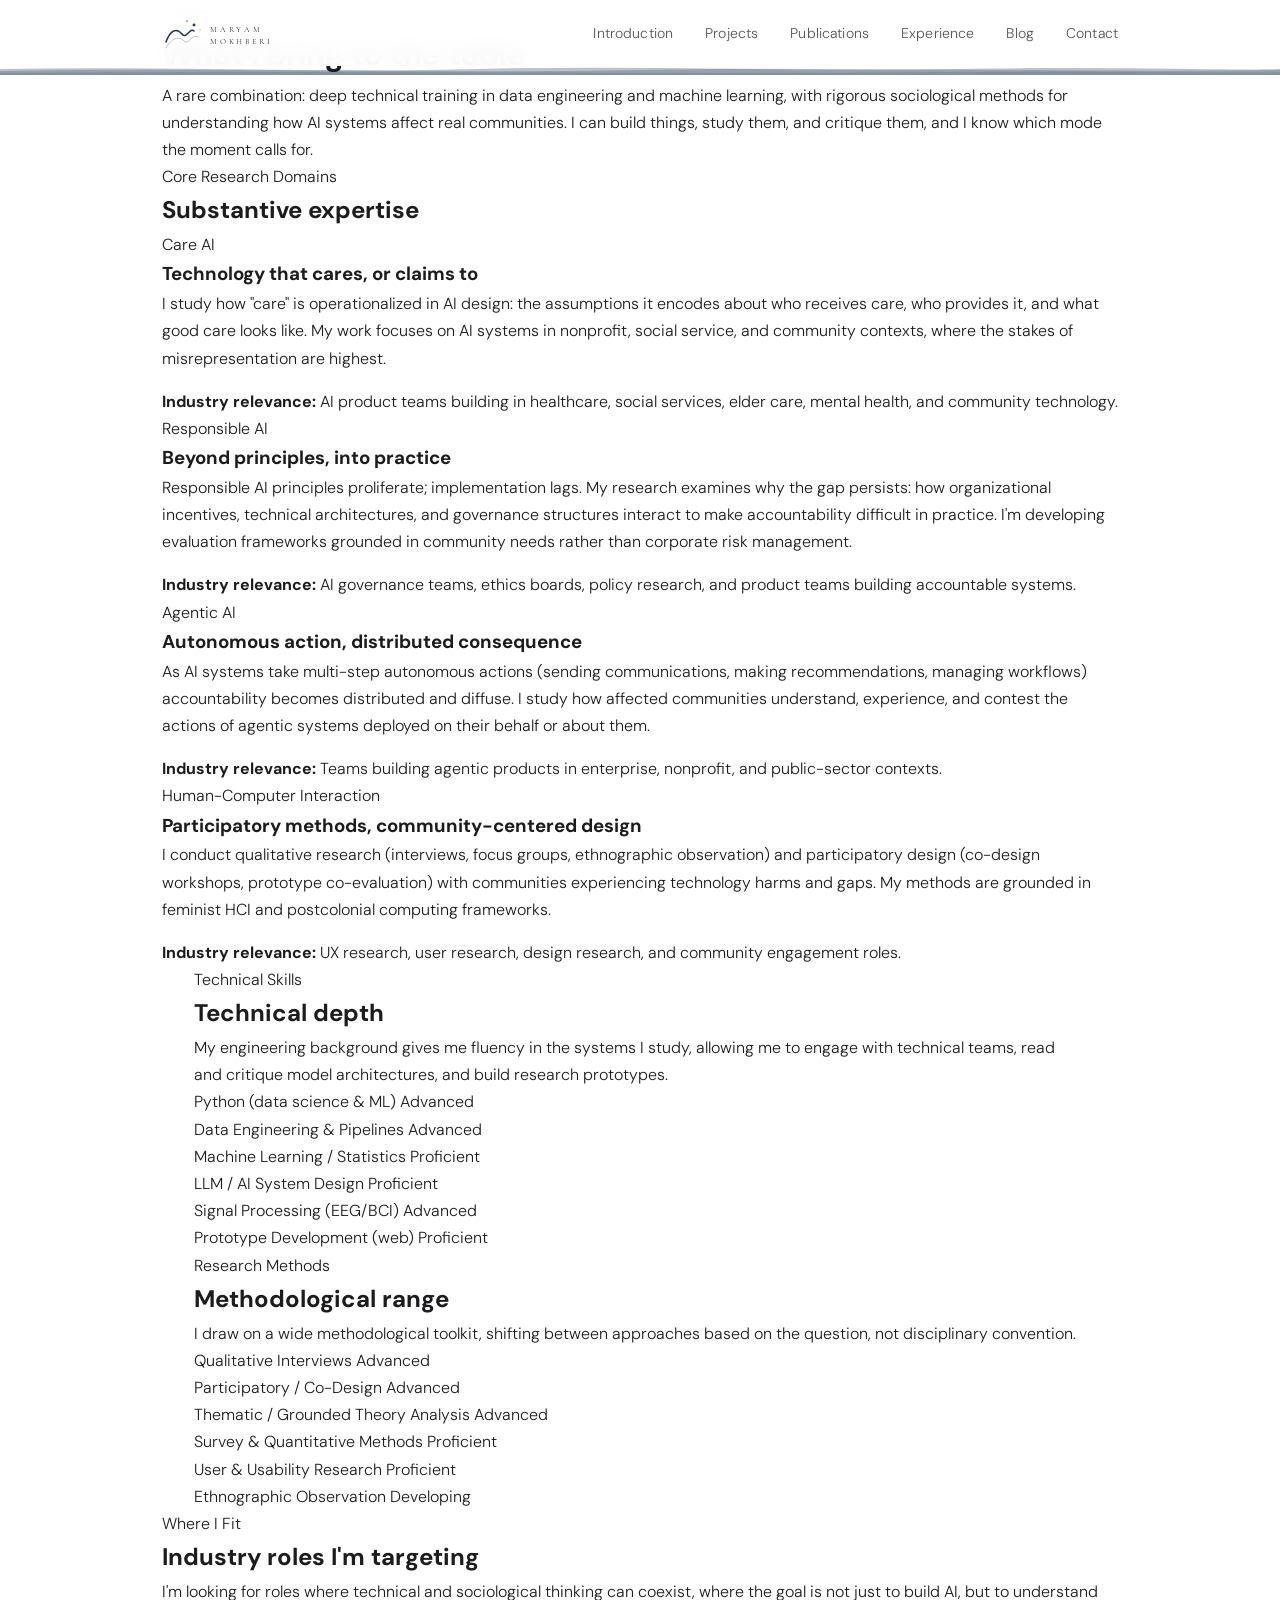
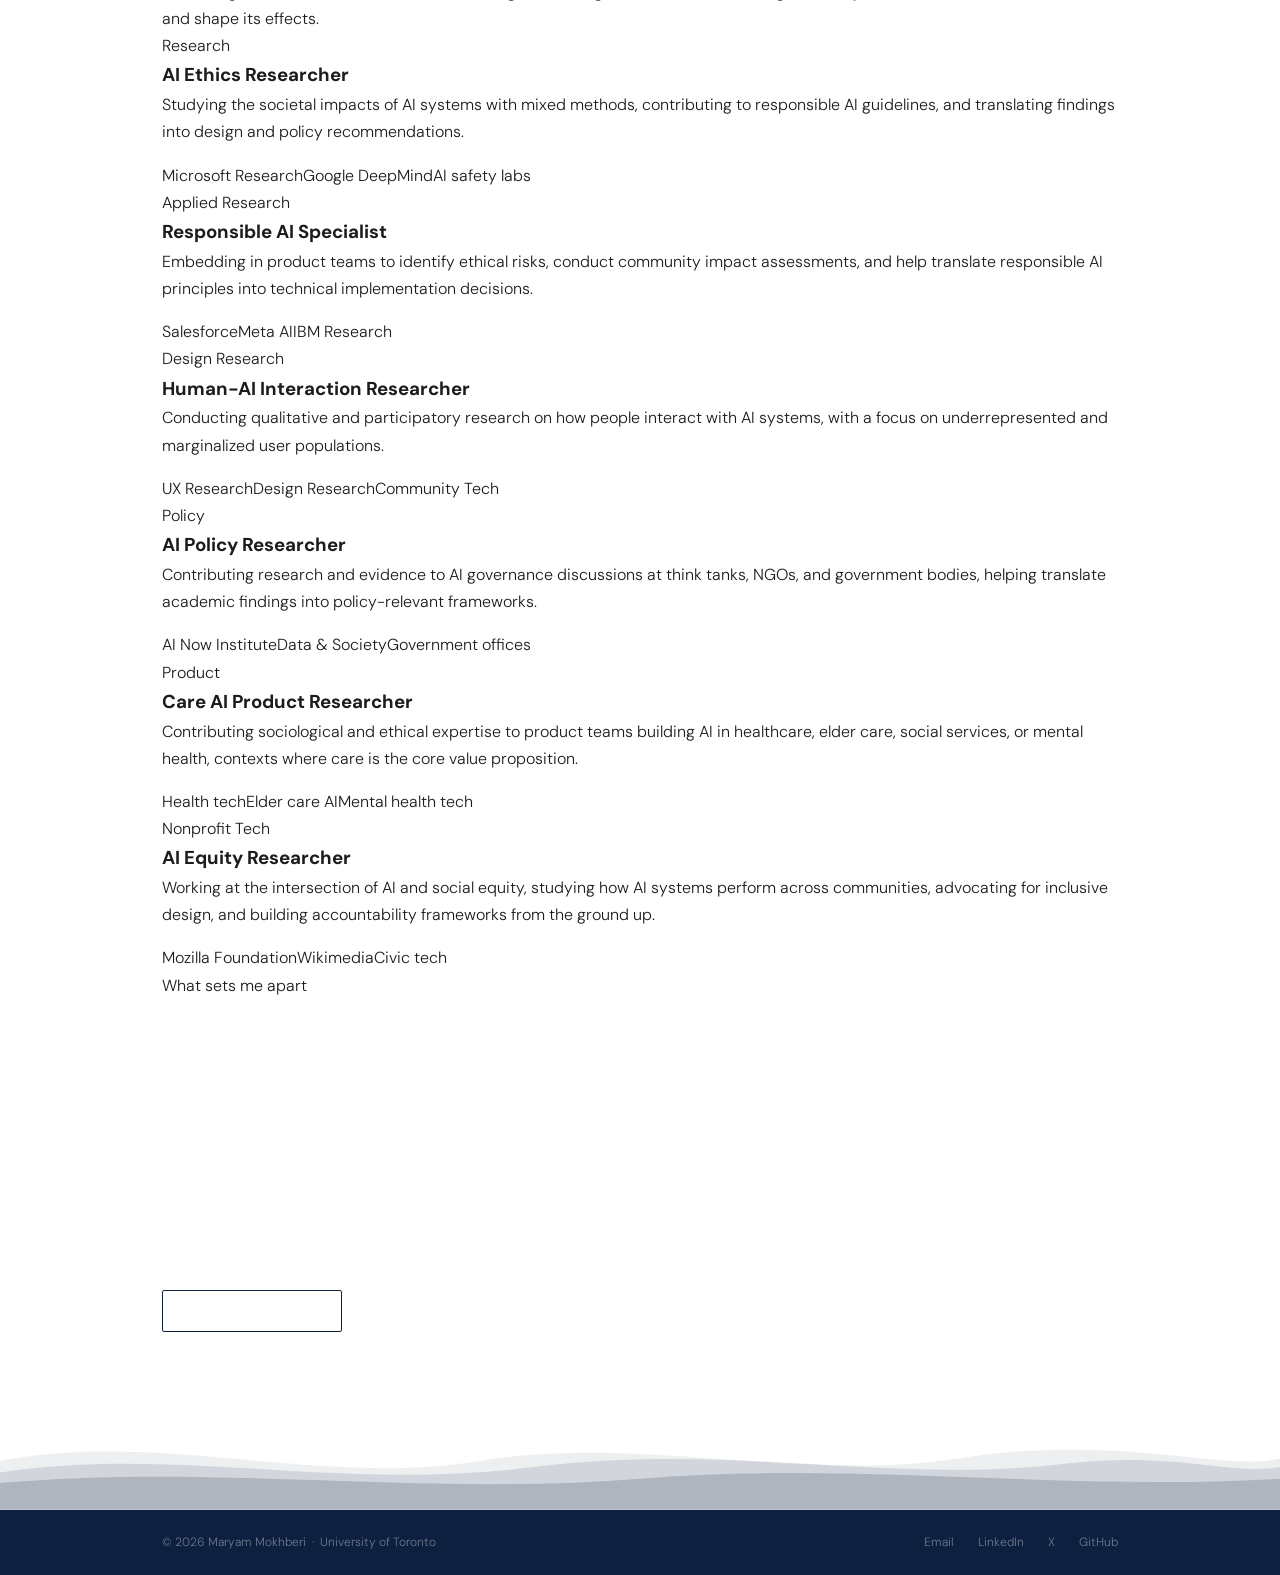
<file: pages/expertise.html>
<!DOCTYPE html>
<html lang="en">
<head>
  <meta charset="UTF-8">
  <meta name="theme-color" content="#ffffff">
  <meta name="viewport" content="width=device-width, initial-scale=1.0">
  <title>Expertise | Maryam Mokhberi</title>
  <meta name="description" content="Expertise in responsible AI, Care AI, participatory design, HCI, and AI ethics, with deep technical and sociological foundations.">
  <link rel="stylesheet" href="../css/style.css">
</head>
<body data-page="expertise">

  <div id="nav-placeholder"></div>

  <div class="page-hero">
    <div class="container">
      <span class="section-label">Expertise</span>
      <h1>What I bring to the table</h1>
      <p>A rare combination: deep technical training in data engineering and machine learning, with rigorous sociological methods for understanding how AI systems affect real communities. I can build things, study them, and critique them, and I know which mode the moment calls for.</p>
    </div>
  </div>

  <div class="container">

    <!-- CORE DOMAINS -->
    <section class="section">
      <div class="section-header fade-in">
        <span class="section-label">Core Research Domains</span>
        <div class="divider"></div>
        <h2>Substantive expertise</h2>
      </div>

      <div class="grid-2">
        <div class="card fade-in">
          <span class="card-tag">Care AI</span>
          <h3>Technology that cares, or claims to</h3>
          <p>I study how "care" is operationalized in AI design: the assumptions it encodes about who receives care, who provides it, and what good care looks like. My work focuses on AI systems in nonprofit, social service, and community contexts, where the stakes of misrepresentation are highest.</p>
          <p><strong>Industry relevance:</strong> AI product teams building in healthcare, social services, elder care, mental health, and community technology.</p>
        </div>

        <div class="card fade-in fade-in-delay-1">
          <span class="card-tag">Responsible AI</span>
          <h3>Beyond principles, into practice</h3>
          <p>Responsible AI principles proliferate; implementation lags. My research examines why the gap persists: how organizational incentives, technical architectures, and governance structures interact to make accountability difficult in practice. I'm developing evaluation frameworks grounded in community needs rather than corporate risk management.</p>
          <p><strong>Industry relevance:</strong> AI governance teams, ethics boards, policy research, and product teams building accountable systems.</p>
        </div>

        <div class="card fade-in">
          <span class="card-tag">Agentic AI</span>
          <h3>Autonomous action, distributed consequence</h3>
          <p>As AI systems take multi-step autonomous actions (sending communications, making recommendations, managing workflows) accountability becomes distributed and diffuse. I study how affected communities understand, experience, and contest the actions of agentic systems deployed on their behalf or about them.</p>
          <p><strong>Industry relevance:</strong> Teams building agentic products in enterprise, nonprofit, and public-sector contexts.</p>
        </div>

        <div class="card fade-in fade-in-delay-1">
          <span class="card-tag">Human-Computer Interaction</span>
          <h3>Participatory methods, community-centered design</h3>
          <p>I conduct qualitative research (interviews, focus groups, ethnographic observation) and participatory design (co-design workshops, prototype co-evaluation) with communities experiencing technology harms and gaps. My methods are grounded in feminist HCI and postcolonial computing frameworks.</p>
          <p><strong>Industry relevance:</strong> UX research, user research, design research, and community engagement roles.</p>
        </div>
      </div>
    </section>

    <!-- TECHNICAL SKILLS -->
    <section class="section" style="background: var(--color-surface); border-top: 1px solid var(--color-border); border-bottom: 1px solid var(--color-border); padding: var(--space-xl) 0;">
      <div class="container">
        <div class="grid-2" style="gap: var(--space-xl);">
          <div class="fade-in">
            <span class="section-label">Technical Skills</span>
            <div class="divider"></div>
            <h2>Technical depth</h2>
            <p style="margin-bottom: var(--space-lg);">My engineering background gives me fluency in the systems I study, allowing me to engage with technical teams, read and critique model architectures, and build research prototypes.</p>

            <div class="expertise-item">
              <div class="expertise-header">
                <span class="expertise-label">Python (data science & ML)</span>
                <span class="expertise-level">Advanced</span>
              </div>
              <div class="expertise-bar"><div class="expertise-fill" data-width="90%"></div></div>
            </div>

            <div class="expertise-item">
              <div class="expertise-header">
                <span class="expertise-label">Data Engineering & Pipelines</span>
                <span class="expertise-level">Advanced</span>
              </div>
              <div class="expertise-bar"><div class="expertise-fill" data-width="85%"></div></div>
            </div>

            <div class="expertise-item">
              <div class="expertise-header">
                <span class="expertise-label">Machine Learning / Statistics</span>
                <span class="expertise-level">Proficient</span>
              </div>
              <div class="expertise-bar"><div class="expertise-fill" data-width="75%"></div></div>
            </div>

            <div class="expertise-item">
              <div class="expertise-header">
                <span class="expertise-label">LLM / AI System Design</span>
                <span class="expertise-level">Proficient</span>
              </div>
              <div class="expertise-bar"><div class="expertise-fill" data-width="70%"></div></div>
            </div>

            <div class="expertise-item">
              <div class="expertise-header">
                <span class="expertise-label">Signal Processing (EEG/BCI)</span>
                <span class="expertise-level">Advanced</span>
              </div>
              <div class="expertise-bar"><div class="expertise-fill" data-width="85%"></div></div>
            </div>

            <div class="expertise-item">
              <div class="expertise-header">
                <span class="expertise-label">Prototype Development (web)</span>
                <span class="expertise-level">Proficient</span>
              </div>
              <div class="expertise-bar"><div class="expertise-fill" data-width="65%"></div></div>
            </div>
          </div>

          <div class="fade-in fade-in-delay-1">
            <span class="section-label">Research Methods</span>
            <div class="divider"></div>
            <h2>Methodological range</h2>
            <p style="margin-bottom: var(--space-lg);">I draw on a wide methodological toolkit, shifting between approaches based on the question, not disciplinary convention.</p>

            <div class="expertise-item">
              <div class="expertise-header">
                <span class="expertise-label">Qualitative Interviews</span>
                <span class="expertise-level">Advanced</span>
              </div>
              <div class="expertise-bar"><div class="expertise-fill" data-width="92%"></div></div>
            </div>

            <div class="expertise-item">
              <div class="expertise-header">
                <span class="expertise-label">Participatory / Co-Design</span>
                <span class="expertise-level">Advanced</span>
              </div>
              <div class="expertise-bar"><div class="expertise-fill" data-width="88%"></div></div>
            </div>

            <div class="expertise-item">
              <div class="expertise-header">
                <span class="expertise-label">Thematic / Grounded Theory Analysis</span>
                <span class="expertise-level">Advanced</span>
              </div>
              <div class="expertise-bar"><div class="expertise-fill" data-width="85%"></div></div>
            </div>

            <div class="expertise-item">
              <div class="expertise-header">
                <span class="expertise-label">Survey & Quantitative Methods</span>
                <span class="expertise-level">Proficient</span>
              </div>
              <div class="expertise-bar"><div class="expertise-fill" data-width="70%"></div></div>
            </div>

            <div class="expertise-item">
              <div class="expertise-header">
                <span class="expertise-label">User & Usability Research</span>
                <span class="expertise-level">Proficient</span>
              </div>
              <div class="expertise-bar"><div class="expertise-fill" data-width="78%"></div></div>
            </div>

            <div class="expertise-item">
              <div class="expertise-header">
                <span class="expertise-label">Ethnographic Observation</span>
                <span class="expertise-level">Developing</span>
              </div>
              <div class="expertise-bar"><div class="expertise-fill" data-width="60%"></div></div>
            </div>
          </div>
        </div>
      </div>
    </section>

    <!-- INDUSTRY FIT -->
    <section class="section">
      <div class="section-header fade-in">
        <span class="section-label">Where I Fit</span>
        <div class="divider"></div>
        <h2>Industry roles I'm targeting</h2>
        <p>I'm looking for roles where technical and sociological thinking can coexist, where the goal is not just to build AI, but to understand and shape its effects.</p>
      </div>

      <div class="grid-3">
        <div class="card fade-in">
          <span class="card-tag">Research</span>
          <h3>AI Ethics Researcher</h3>
          <p>Studying the societal impacts of AI systems with mixed methods, contributing to responsible AI guidelines, and translating findings into design and policy recommendations.</p>
          <div class="tag-list"><span class="tag">Microsoft Research</span><span class="tag">Google DeepMind</span><span class="tag">AI safety labs</span></div>
        </div>

        <div class="card fade-in fade-in-delay-1">
          <span class="card-tag">Applied Research</span>
          <h3>Responsible AI Specialist</h3>
          <p>Embedding in product teams to identify ethical risks, conduct community impact assessments, and help translate responsible AI principles into technical implementation decisions.</p>
          <div class="tag-list"><span class="tag">Salesforce</span><span class="tag">Meta AI</span><span class="tag">IBM Research</span></div>
        </div>

        <div class="card fade-in fade-in-delay-2">
          <span class="card-tag">Design Research</span>
          <h3>Human-AI Interaction Researcher</h3>
          <p>Conducting qualitative and participatory research on how people interact with AI systems, with a focus on underrepresented and marginalized user populations.</p>
          <div class="tag-list"><span class="tag">UX Research</span><span class="tag">Design Research</span><span class="tag">Community Tech</span></div>
        </div>

        <div class="card fade-in">
          <span class="card-tag">Policy</span>
          <h3>AI Policy Researcher</h3>
          <p>Contributing research and evidence to AI governance discussions at think tanks, NGOs, and government bodies, helping translate academic findings into policy-relevant frameworks.</p>
          <div class="tag-list"><span class="tag">AI Now Institute</span><span class="tag">Data & Society</span><span class="tag">Government offices</span></div>
        </div>

        <div class="card fade-in fade-in-delay-1">
          <span class="card-tag">Product</span>
          <h3>Care AI Product Researcher</h3>
          <p>Contributing sociological and ethical expertise to product teams building AI in healthcare, elder care, social services, or mental health, contexts where care is the core value proposition.</p>
          <div class="tag-list"><span class="tag">Health tech</span><span class="tag">Elder care AI</span><span class="tag">Mental health tech</span></div>
        </div>

        <div class="card fade-in fade-in-delay-2">
          <span class="card-tag">Nonprofit Tech</span>
          <h3>AI Equity Researcher</h3>
          <p>Working at the intersection of AI and social equity, studying how AI systems perform across communities, advocating for inclusive design, and building accountability frameworks from the ground up.</p>
          <div class="tag-list"><span class="tag">Mozilla Foundation</span><span class="tag">Wikimedia</span><span class="tag">Civic tech</span></div>
        </div>
      </div>
    </section>

    <!-- WHAT I OFFER -->
    <section class="section" style="background: var(--color-slate); border-radius: 4px; padding: var(--space-xl) var(--space-lg); margin-bottom: var(--space-xl);">
      <span class="section-label" style="color: var(--color-amber-light);">What sets me apart</span>
      <div class="divider"></div>
      <h2 style="color: white; max-width: 640px; margin-bottom: var(--space-lg);">Most AI ethics researchers come from one side. I come from both.</h2>
      <div class="grid-3" style="gap: var(--space-md);">
        <div style="background: rgba(255,255,255,0.05); border: 1px solid rgba(255,255,255,0.1); border-radius: 4px; padding: var(--space-md);">
          <h4 style="color: white; margin-bottom: 0.5rem;">Technical credibility</h4>
          <p style="color: rgba(255,255,255,0.65); font-size: 0.9rem; margin:0;">MSc in biomedical engineering. Real data pipeline experience. Can read a model card, write a data schema, and evaluate a prototype.</p>
        </div>
        <div style="background: rgba(255,255,255,0.05); border: 1px solid rgba(255,255,255,0.1); border-radius: 4px; padding: var(--space-md);">
          <h4 style="color: white; margin-bottom: 0.5rem;">Community rootedness</h4>
          <p style="color: rgba(255,255,255,0.65); font-size: 0.9rem; margin:0;">Research built on real relationships with real communities, not just user studies. Understanding of power, precarity, and what "helping" actually requires.</p>
        </div>
        <div style="background: rgba(255,255,255,0.05); border: 1px solid rgba(255,255,255,0.1); border-radius: 4px; padding: var(--space-md);">
          <h4 style="color: white; margin-bottom: 0.5rem;">Design sensibility</h4>
          <p style="color: rgba(255,255,255,0.65); font-size: 0.9rem; margin:0;">Participatory design training means I don't just identify problems. I can help build the alternatives, with the communities who will use them.</p>
        </div>
      </div>
      <div style="margin-top: var(--space-lg);">
        <a href="contact.html" class="btn btn-primary" style="background: var(--color-amber); color: white;">Start a conversation →</a>
      </div>
    </section>

  </div>

  <div id="footer-placeholder"></div>

  <script src="../js/blog-posts.js"></script>
  <script src="../js/main.js"></script>
</body>
</html>
</file>
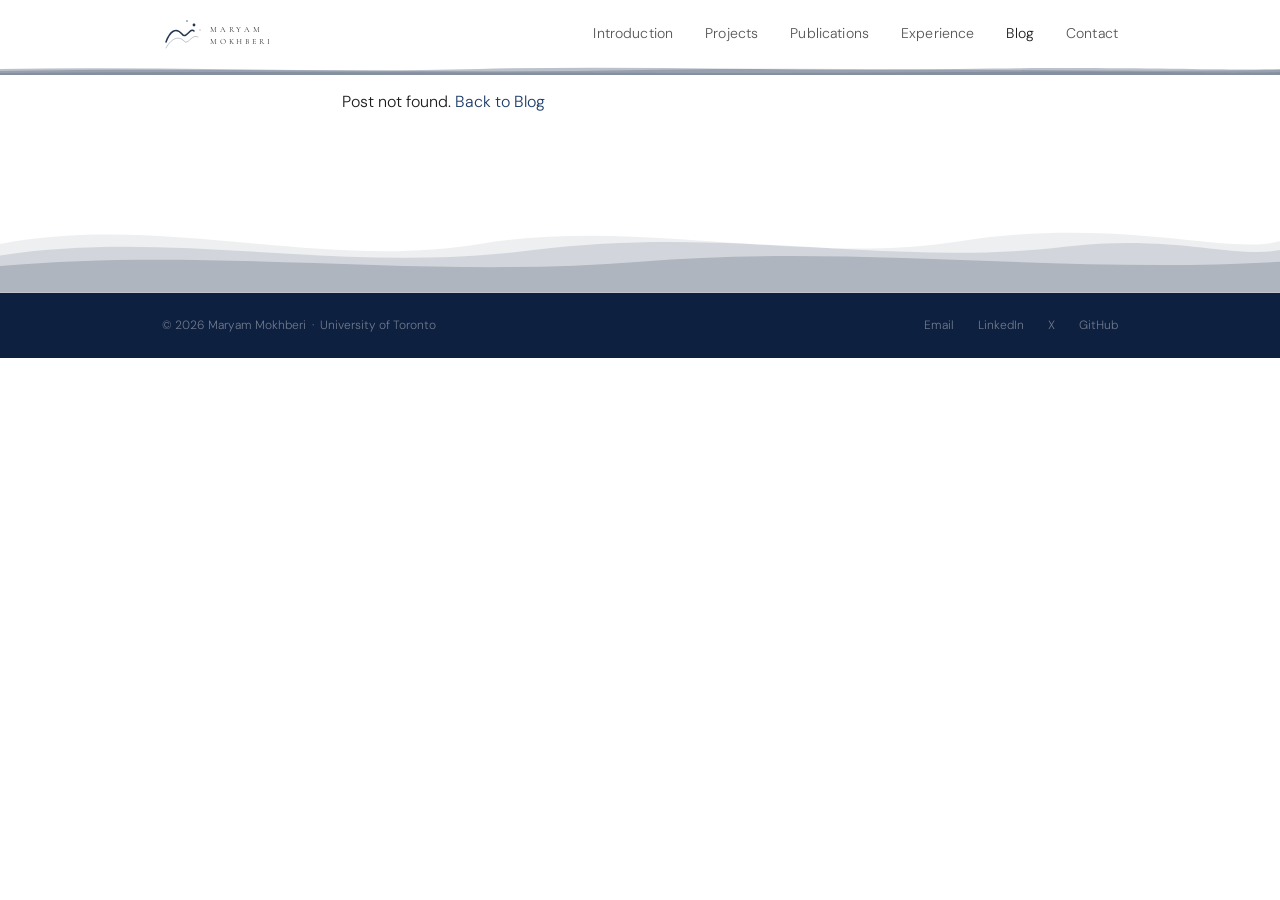
<file: pages/post.html>
<!DOCTYPE html>
<html lang="en">
<head>
  <meta charset="UTF-8">
  <meta name="theme-color" content="#ffffff">
  <meta name="viewport" content="width=device-width, initial-scale=1.0">
  <title>Post | Maryam Mokhberi</title>
  <link rel="stylesheet" href="../css/style.css">
</head>
<body data-page="blog">
  <div id="nav-placeholder"></div>
  <div id="post-container"></div>
  <div id="footer-placeholder"></div>
  <script src="../js/blog-posts.js"></script>
  <script src="../js/main.js"></script>
</body>
</html>
</file>
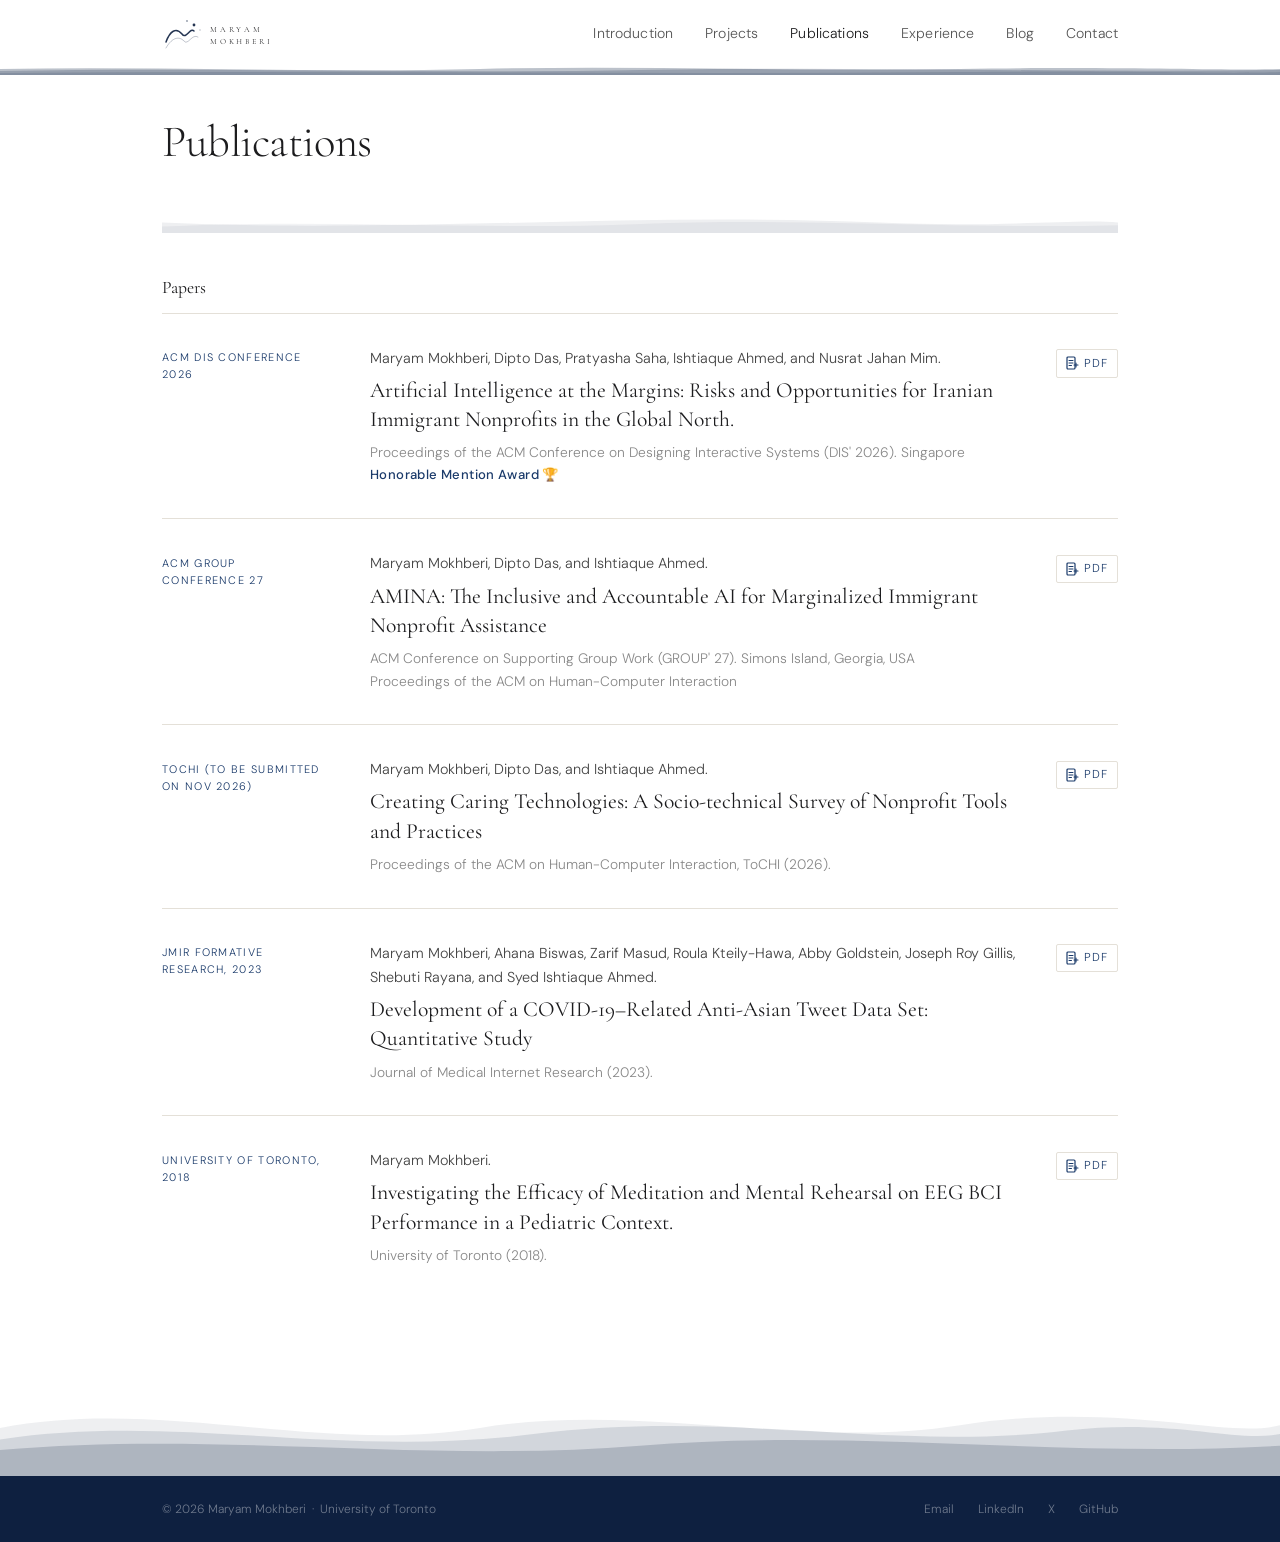
<file: pages/publications.html>
<!DOCTYPE html>
<html lang="en">
<head>
  <meta charset="UTF-8">
  <meta name="theme-color" content="#ffffff">
  <meta name="viewport" content="width=device-width, initial-scale=1.0">
  <title>Publications | Maryam Mokhberi</title>
  <link rel="stylesheet" href="../css/style.css">
  <style>
    .pub-group {
      margin-top: 2rem;
    }
    .pub-item {
      display: grid;
      grid-template-columns: 160px 1fr;
      gap: 0 3rem;
      padding: 2rem 0;
      border-bottom: 1px solid var(--rule);
    }
    .pub-item:last-child {
      border-bottom: none;
    }
    .pub-venue {
      font-size: .68rem;
      letter-spacing: .12em;
      text-transform: uppercase;
      color: var(--navy-mid);
      display: block;
      padding-top: .2rem;
      line-height: 1.6;
    }
    .pub-content {
      display: flex;
      justify-content: space-between;
      align-items: flex-start;
      gap: 1rem;
    }
    .pub-main {
      flex: 1;
      min-width: 0;
    }
    .pub-title {
      font-family: var(--serif);
      font-size: 1.35rem;
      font-weight: 400;
      color: var(--ink);
      margin-bottom: .45rem;
      line-height: 1.35;
    }
    .pub-authors {
      font-size: .9rem;
      color: var(--mid);
      line-height: 1.7;
      margin-bottom: .35rem;
    }
    .pub-details {
      font-size: .86rem;
      color: var(--quiet);
      line-height: 1.65;
    }
    .notes {
      font-size: .82rem;
      color: var(--navy-mid);
      font-weight: 500;
      letter-spacing: .03em;
    }
    .pub-actions {
      display: flex;
      align-items: center;
      gap: .75rem;
      flex-shrink: 0;
      padding-top: .2rem;
    }
    .pdf-link {
      display: flex;
      align-items: center;
      gap: .35rem;
      font-size: .72rem;
      letter-spacing: .08em;
      text-transform: uppercase;
      color: var(--navy-mid);
      text-decoration: none;
      border: 1px solid var(--rule);
      border-radius: 2px;
      padding: .22rem .55rem;
      transition: background .2s, color .2s, border-color .2s;
      white-space: nowrap;
    }
    .pdf-link:hover {
      background: var(--navy);
      color: #fff;
      border-color: var(--navy);
      text-decoration: none;
    }
    .pdf-icon {
      flex-shrink: 0;
    }

    @media (max-width: 640px) {
      .pub-item {
        grid-template-columns: 1fr;
        gap: .5rem;
      }
      .pub-content {
        flex-direction: column;
        align-items: flex-start;
      }
      .pub-actions {
        padding-top: 0;
      }
    }
  </style>
</head>
<body data-page="publications">
  <div id="nav-placeholder"></div>

  <div class="page-wrap">
    <div class="container">

      <div class="page-intro fade-in">
        <h1>Publications</h1>
      </div>

      <div class="pub-group fade-in">
        <div class="pub-group-title">Papers</div>

        <div class="pub-item">
          <div class="pub-venue"> ACM DIS Conference 2026</div>
          <div class="pub-content">
            <div class="pub-main">
              <div class="pub-authors">Maryam Mokhberi, Dipto Das, Pratyasha Saha, Ishtiaque Ahmed, and Nusrat Jahan Mim.</div>
              <div class="pub-title">Artificial Intelligence at the Margins: Risks and Opportunities for Iranian Immigrant Nonprofits in the Global North.</div>
              <div class="pub-details">Proceedings of the ACM Conference on Designing Interactive Systems (DIS' 2026). Singapore</div>
              <div class="notes">Honorable Mention Award 🏆</div>
            </div>
            <div class="pub-actions">
              <a class="pdf-link" href="https://drive.google.com/file/d/1Ozn2S8O53-1ZbN-IhyJRiNGWtrXkTuSm/view?usp=sharing" target="_blank" rel="noopener noreferrer" aria-label="View paper PDF">
                <svg class="pdf-icon" width="13" height="14" viewBox="0 0 13 14" fill="none" xmlns="http://www.w3.org/2000/svg">
                  <rect x="1" y="1" width="8" height="12" rx="1" stroke="currentColor" stroke-width="1.2"/>
                  <line x1="3" y1="4.5" x2="7" y2="4.5" stroke="currentColor" stroke-width="1" stroke-linecap="round"/>
                  <line x1="3" y1="7" x2="7" y2="7" stroke="currentColor" stroke-width="1" stroke-linecap="round"/>
                  <line x1="3" y1="9.5" x2="5.5" y2="9.5" stroke="currentColor" stroke-width="1" stroke-linecap="round"/>
                  <path d="M8,9 L12,9 M10,7 L10,11" stroke="currentColor" stroke-width="1.1" stroke-linecap="round"/>
                </svg>
                PDF
              </a>
            </div>
          </div>
        </div>

        <div class="pub-item">
          <div class="pub-venue">ACM GROUP Conference 27</div>
          <div class="pub-content">
            <div class="pub-main">
              <div class="pub-authors">Maryam Mokhberi, Dipto Das, and Ishtiaque Ahmed.</div>
              <div class="pub-title">AMINA: The Inclusive and Accountable AI for Marginalized Immigrant Nonprofit Assistance</div>
              <div class="pub-details">ACM Conference on Supporting Group Work (GROUP' 27). Simons Island, Georgia, USA</div>
              <div class="pub-details">Proceedings of the ACM on Human-Computer Interaction</div>
            </div>
            <div class="pub-actions">
              <a class="pdf-link" href="https://drive.google.com/file/d/1tFxoSqzNAz9R3-DKpx3_g5ZdQdsiEOuY/view?usp=sharing" target="_blank" rel="noopener noreferrer" aria-label="View paper PDF">
                <svg class="pdf-icon" width="13" height="14" viewBox="0 0 13 14" fill="none" xmlns="http://www.w3.org/2000/svg">
                  <rect x="1" y="1" width="8" height="12" rx="1" stroke="currentColor" stroke-width="1.2"/>
                  <line x1="3" y1="4.5" x2="7" y2="4.5" stroke="currentColor" stroke-width="1" stroke-linecap="round"/>
                  <line x1="3" y1="7" x2="7" y2="7" stroke="currentColor" stroke-width="1" stroke-linecap="round"/>
                  <line x1="3" y1="9.5" x2="5.5" y2="9.5" stroke="currentColor" stroke-width="1" stroke-linecap="round"/>
                  <path d="M8,9 L12,9 M10,7 L10,11" stroke="currentColor" stroke-width="1.1" stroke-linecap="round"/>
                </svg>
                PDF
              </a>
            </div>
          </div>
        </div>

        <div class="pub-item">
          <div class="pub-venue">ToCHI (to be Submitted on Nov 2026)</div>
          <div class="pub-content">
            <div class="pub-main">
              <div class="pub-authors">Maryam Mokhberi, Dipto Das, and Ishtiaque Ahmed.</div>
              <div class="pub-title">Creating Caring Technologies: A Socio-technical Survey of Nonprofit Tools and Practices </div>
              <div class="pub-details">Proceedings of the ACM on Human-Computer Interaction, ToCHI (2026).</div>
            </div>
            <div class="pub-actions">
              <a class="pdf-link" href="https://drive.google.com/file/d/1yx56NFu9HVn6tATRWC5-h4zzZH6-emBA/view?usp=sharing" target="_blank" rel="noopener noreferrer" aria-label="View paper PDF">
                <svg class="pdf-icon" width="13" height="14" viewBox="0 0 13 14" fill="none" xmlns="http://www.w3.org/2000/svg">
                  <rect x="1" y="1" width="8" height="12" rx="1" stroke="currentColor" stroke-width="1.2"/>
                  <line x1="3" y1="4.5" x2="7" y2="4.5" stroke="currentColor" stroke-width="1" stroke-linecap="round"/>
                  <line x1="3" y1="7" x2="7" y2="7" stroke="currentColor" stroke-width="1" stroke-linecap="round"/>
                  <line x1="3" y1="9.5" x2="5.5" y2="9.5" stroke="currentColor" stroke-width="1" stroke-linecap="round"/>
                  <path d="M8,9 L12,9 M10,7 L10,11" stroke="currentColor" stroke-width="1.1" stroke-linecap="round"/>
                </svg>
                PDF
              </a>
            </div>
          </div>
        </div>
        
        <div class="pub-item">
          <div class="pub-venue">JMIR Formative Research, 2023</div>
          <div class="pub-content">
            <div class="pub-main">
              <div class="pub-authors">Maryam Mokhberi, Ahana Biswas, Zarif Masud, Roula Kteily-Hawa, Abby Goldstein, Joseph Roy Gillis, Shebuti Rayana, and Syed Ishtiaque Ahmed.</div>
              <div class="pub-title">Development of a COVID-19–Related Anti-Asian Tweet Data Set: Quantitative Study</div>
              <div class="pub-details">Journal of Medical Internet Research (2023).</div>
            </div>
            <div class="pub-actions">
              <a class="pdf-link" href="https://drive.google.com/file/d/1Mo9-PKOxqd932nYSlqFCl7NH6FmljNGM/view?usp=sharing" target="_blank" rel="noopener noreferrer" aria-label="View paper PDF">
                <svg class="pdf-icon" width="13" height="14" viewBox="0 0 13 14" fill="none" xmlns="http://www.w3.org/2000/svg">
                  <rect x="1" y="1" width="8" height="12" rx="1" stroke="currentColor" stroke-width="1.2"/>
                  <line x1="3" y1="4.5" x2="7" y2="4.5" stroke="currentColor" stroke-width="1" stroke-linecap="round"/>
                  <line x1="3" y1="7" x2="7" y2="7" stroke="currentColor" stroke-width="1" stroke-linecap="round"/>
                  <line x1="3" y1="9.5" x2="5.5" y2="9.5" stroke="currentColor" stroke-width="1" stroke-linecap="round"/>
                  <path d="M8,9 L12,9 M10,7 L10,11" stroke="currentColor" stroke-width="1.1" stroke-linecap="round"/>
                </svg>
                PDF
              </a>
            </div>
          </div>
        </div>

        <div class="pub-item">
          <div class="pub-venue">University of Toronto, 2018</div>
          <div class="pub-content">
            <div class="pub-main">
              <div class="pub-authors">Maryam Mokhberi.</div>
              <div class="pub-title">Investigating the Efficacy of Meditation and Mental Rehearsal on EEG BCI Performance in a Pediatric Context.</div>
              <div class="pub-details">University of Toronto (2018).</div>
            </div>
            <div class="pub-actions">
              <a class="pdf-link" href="https://drive.google.com/file/d/1c1zZkNh5ugn8vj3-cVvDyA9Z5T1sJbSW/view?usp=sharing" target="_blank" rel="noopener noreferrer" aria-label="View paper PDF">
                <svg class="pdf-icon" width="13" height="14" viewBox="0 0 13 14" fill="none" xmlns="http://www.w3.org/2000/svg">
                  <rect x="1" y="1" width="8" height="12" rx="1" stroke="currentColor" stroke-width="1.2"/>
                  <line x1="3" y1="4.5" x2="7" y2="4.5" stroke="currentColor" stroke-width="1" stroke-linecap="round"/>
                  <line x1="3" y1="7" x2="7" y2="7" stroke="currentColor" stroke-width="1" stroke-linecap="round"/>
                  <line x1="3" y1="9.5" x2="5.5" y2="9.5" stroke="currentColor" stroke-width="1" stroke-linecap="round"/>
                  <path d="M8,9 L12,9 M10,7 L10,11" stroke="currentColor" stroke-width="1.1" stroke-linecap="round"/>
                </svg>
                PDF
              </a>
            </div>
          </div>
        </div>

      </div>

<!--      <div class="pub-group fade-in">
        <div class="pub-group-title">Talks & Presentations</div>

        <div class="pub-item">
          <div class="pub-venue">2025</div>
          <div>
            <div class="pub-title">Who Gets to Be Helped? Rethinking Care in AI for Social Good</div>
            <div class="pub-authors">AI & Society Symposium, Toronto</div>
          </div>
        </div>

        <div class="pub-item">
          <div class="pub-venue">2024</div>
          <div>
            <div class="pub-title">Community Infrastructure & the Limits of Assistive Technology</div>
            <div class="pub-authors">Guest lecture, CSC300: Technology and Society, University of Toronto</div>
          </div>
        </div>

        <div class="pub-item">
          <div class="pub-venue">2023</div>
          <div>
            <div class="pub-title">AMINA in Progress: Participatory Design for Accountable AI</div>
            <div class="pub-authors">Thirdspace Lab Seminar, University of Toronto</div>
          </div>
        </div>
      </div>
-->
      
    </div>
  </div>

  <div id="footer-placeholder"></div>
  <script src="../js/blog-posts.js"></script>
  <script src="../js/main.js"></script>
</body>
</html>
</file>
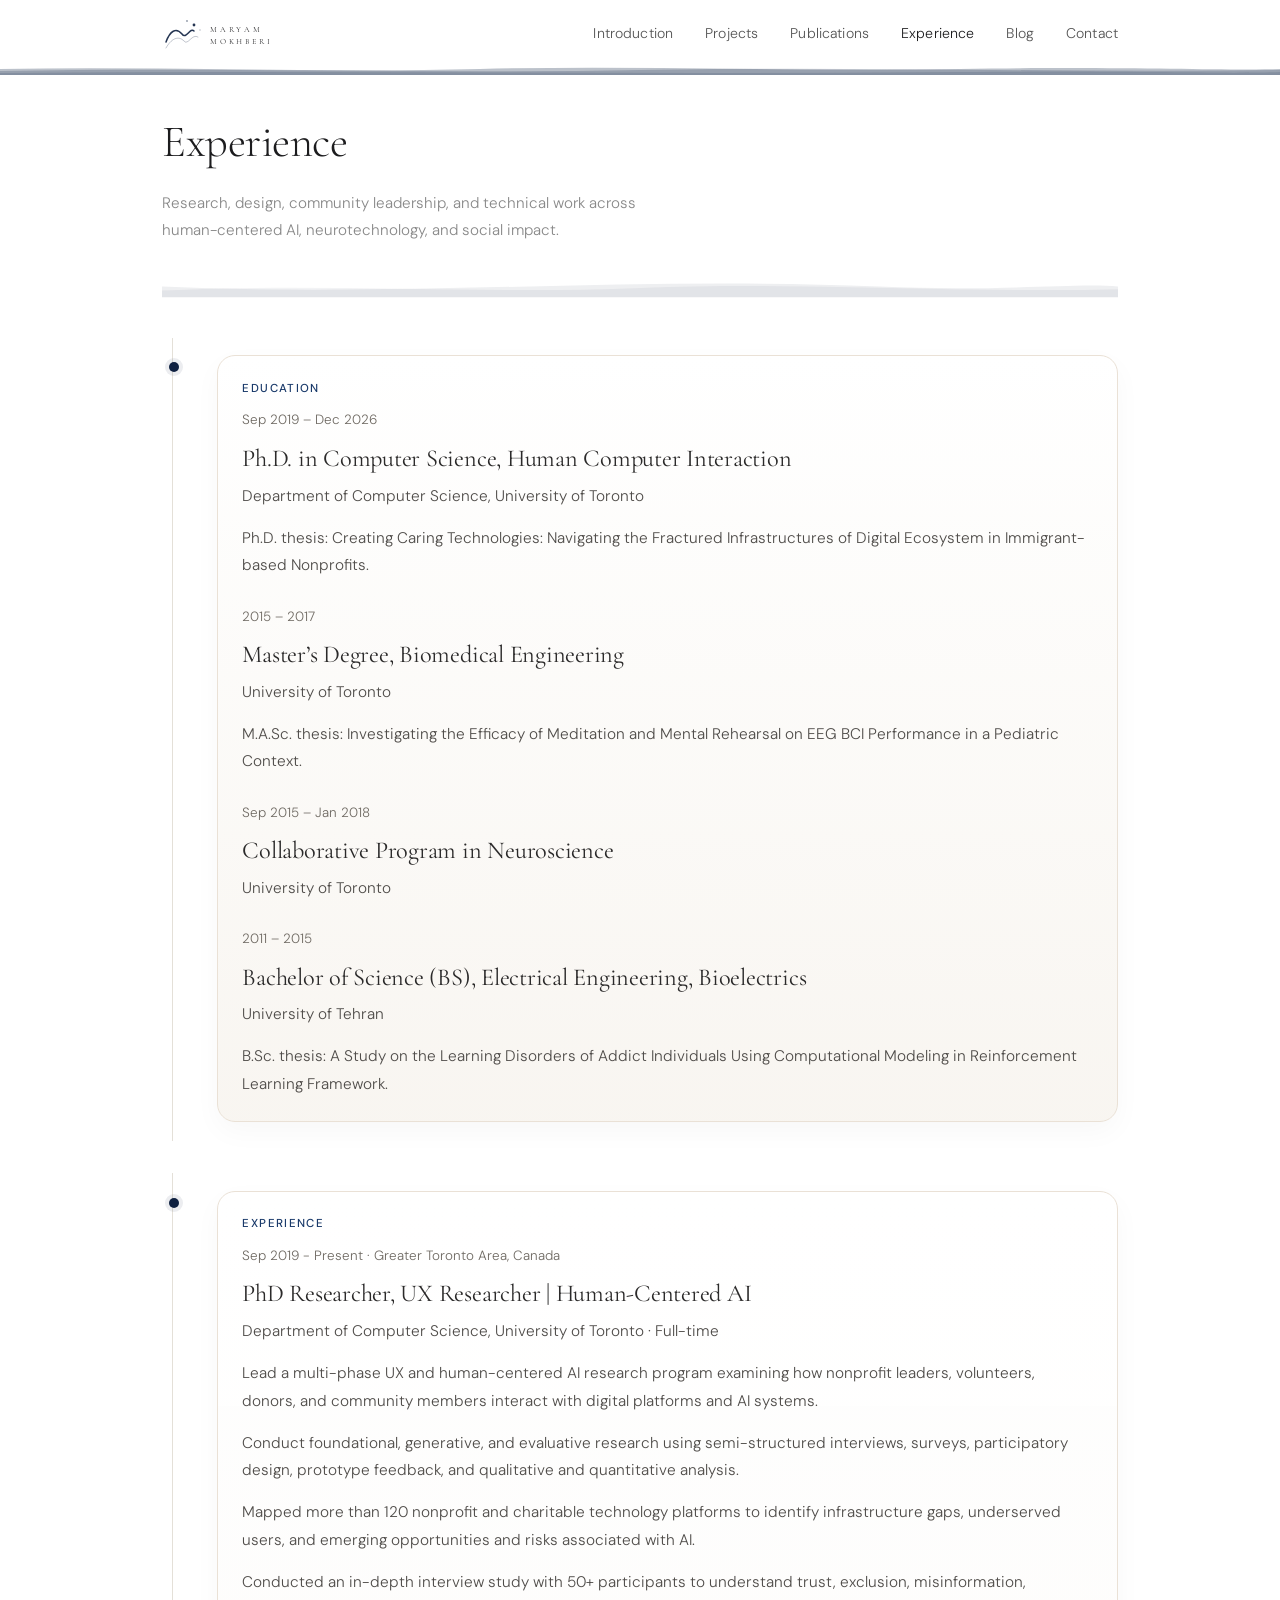
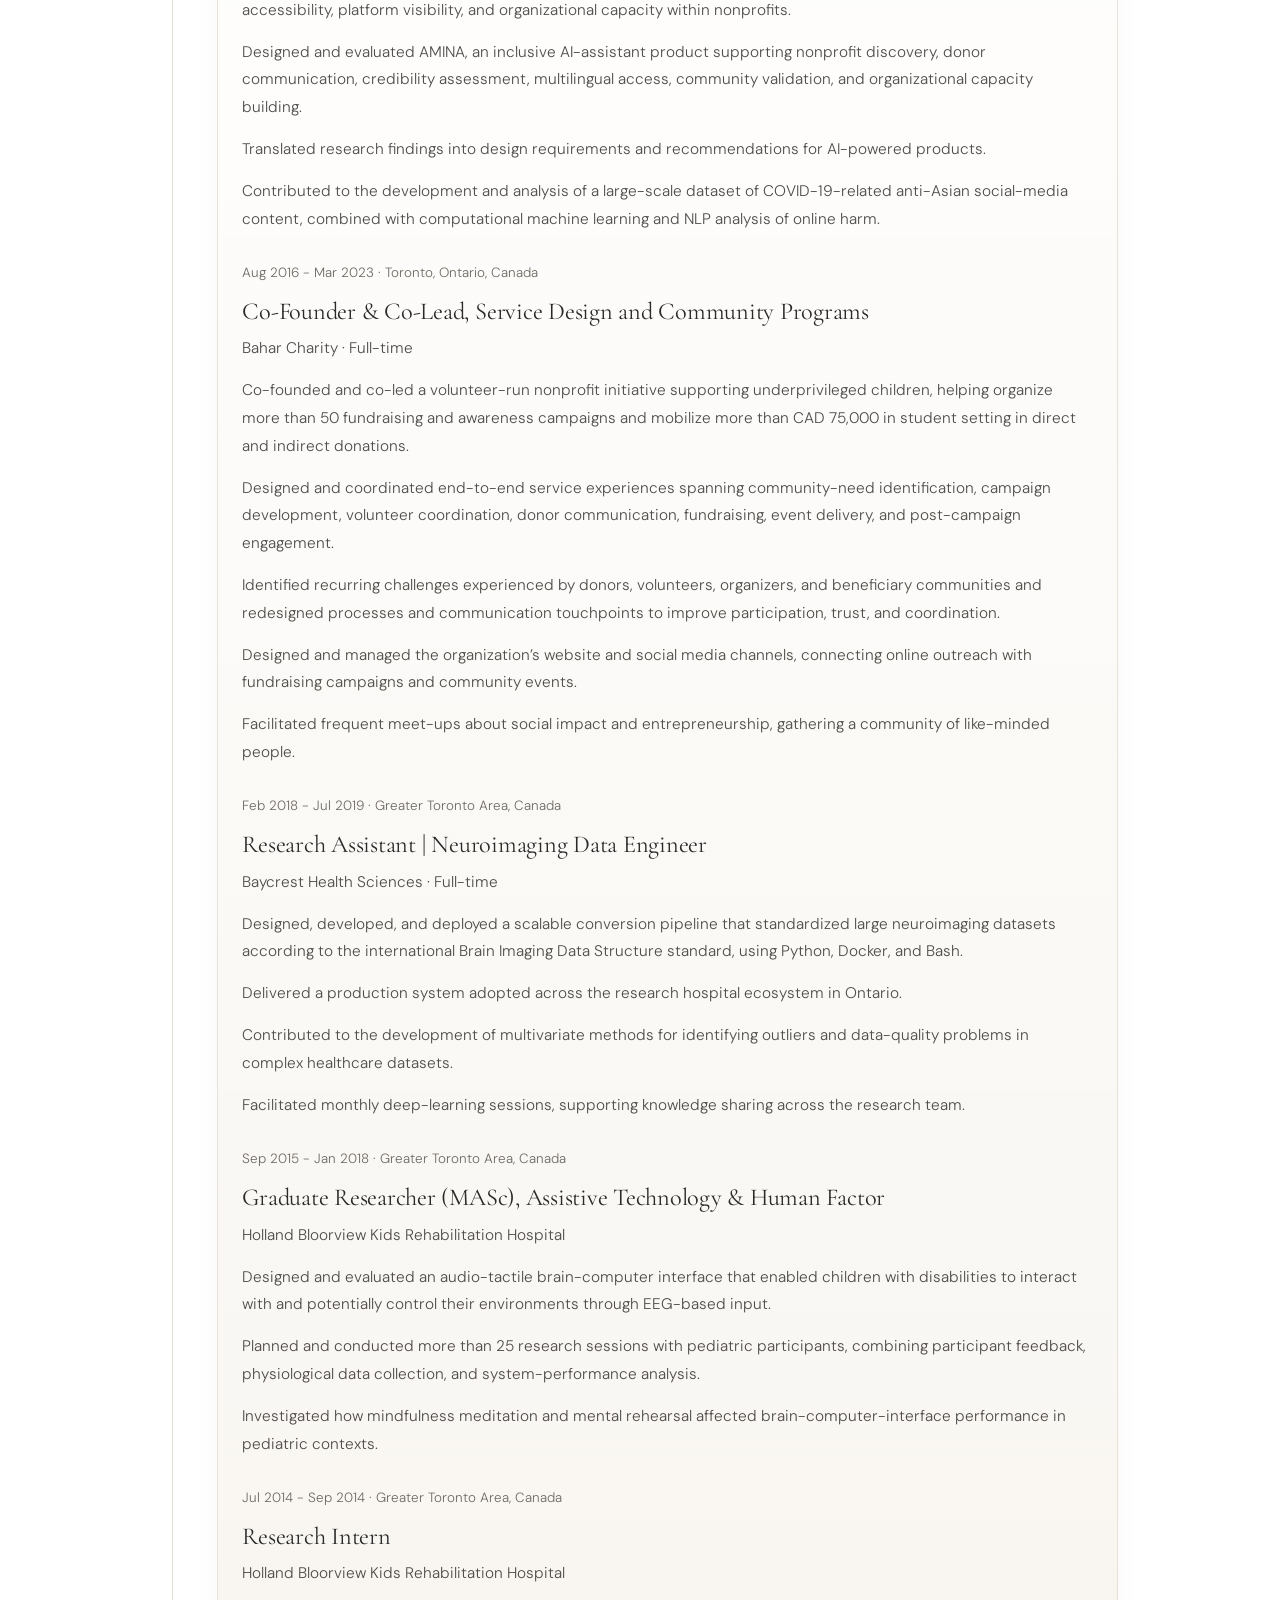
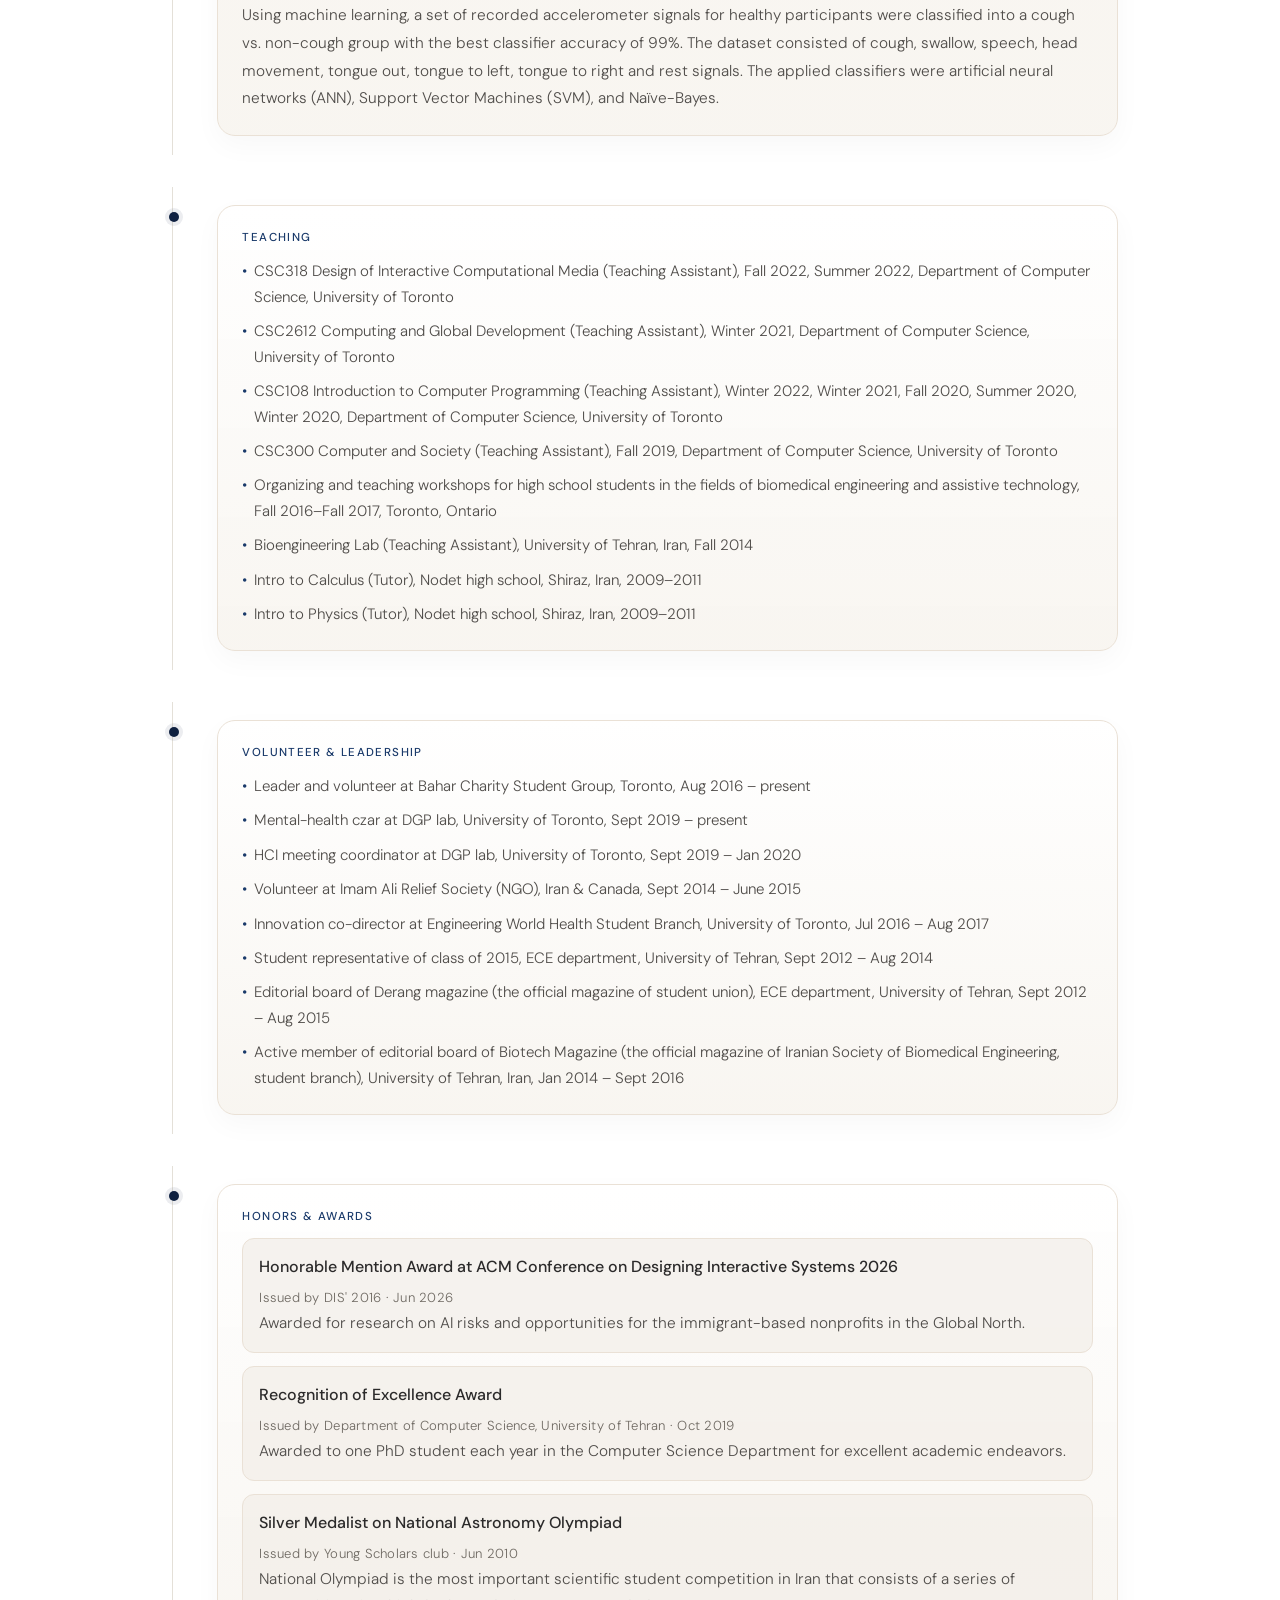
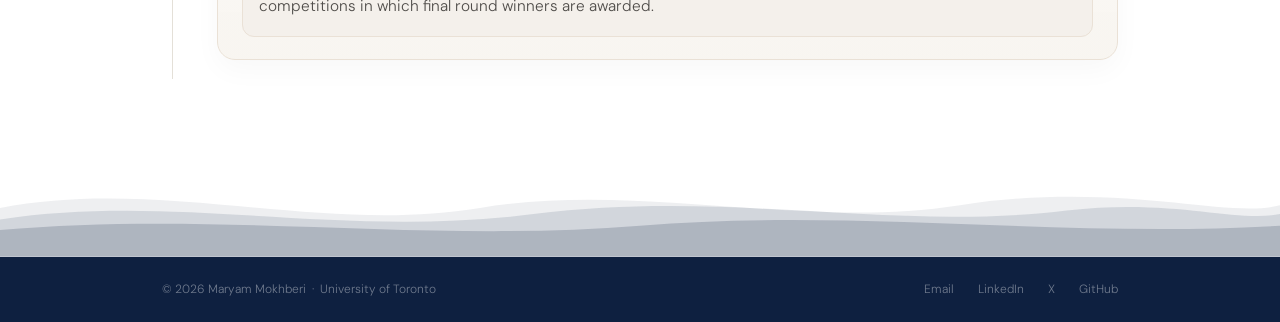
<file: pages/teaching.html>
<!DOCTYPE html>
<html lang="en">
<head>
  <meta charset="UTF-8">
  <meta name="theme-color" content="#ffffff">
  <meta name="viewport" content="width=device-width, initial-scale=1.0">
  <title>Experience | Maryam Mokhberi</title>
  <link rel="stylesheet" href="../css/style.css">
  <style>
    :root {
      --paper: #f8f5f0;
      --paper-strong: #f2eee8;
      --soft-ink: #2b2a2a;
      --soft-rule: #eae1d6;
      --soft-accent: #7d8fa9;
    }

    .experience-shell {
      display: grid;
      gap: 2rem;
      margin-top: 2rem;
    }

    .timeline-block {
      position: relative;
      padding: 0 0 0 1.2rem;
      border-left: 1px solid var(--rule);
      margin-left: .6rem;
    }

    .timeline-item {
      position: relative;
      padding: 1.1rem 0 1.2rem 1.4rem;
      margin-left: .2rem;
    }

    .timeline-item::before {
      content: "";
      position: absolute;
      left: -1.62rem;
      top: 1.55rem;
      width: 10px;
      height: 10px;
      border-radius: 50%;
      background: var(--navy);
      box-shadow: 0 0 0 4px rgba(14,32,64,0.08);
    }

    .exp-card {
      background: linear-gradient(180deg, rgba(255,255,255,0.94), rgba(248,245,240,0.96));
      border: 1px solid var(--soft-rule);
      border-radius: 18px;
      padding: 1.4rem 1.5rem;
      box-shadow: 0 10px 28px rgba(28, 28, 30, 0.03);
    }

    .exp-meta {
      font-size: .72rem;
      letter-spacing: .12em;
      text-transform: uppercase;
      color: var(--navy-mid);
      font-weight: 500;
      margin-bottom: .7rem;
      display: block;
    }

    .exp-company {
      color: #6f6a63;
      font-size: .84rem;
      margin: .1rem 0 .8rem;
    }

    .exp-role {
      font-family: var(--serif);
      font-size: clamp(1.35rem, 1.9vw, 1.7rem);
      font-weight: 400;
      color: var(--soft-ink);
      line-height: 1.15;
      margin: 0 0 .6rem;
      letter-spacing: -.01em;
    }

    .exp-body p {
      font-size: .96rem;
      line-height: 1.8;
      color: #4f4c49;
      margin-bottom: .9rem;
    }

    .exp-body p:last-child { margin-bottom: 0; }

    .mini-list {
      display: grid;
      gap: .55rem;
      margin-top: .2rem;
    }

    .mini-list p {
      margin: 0;
      padding-left: 0.7rem;
      position: relative;
      color: #4f4c49;
      line-height: 1.7;
      font-size: .94rem;
    }

    .mini-list p::before {
      content: "•";
      position: absolute;
      left: 0;
      color: var(--navy-mid);
    }

    .award-list {
      display: grid;
      gap: .8rem;
      margin-top: .2rem;
    }

    .award-item {
      padding: 0.9rem 1rem;
      border-radius: 12px;
      background: rgba(242, 238, 232, 0.7);
      border: 1px solid var(--soft-rule);
    }

    .award-item strong {
      color: var(--soft-ink);
      font-weight: 500;
      display: block;
      margin-bottom: .15rem;
    }

    .award-item span {
      font-size: .82rem;
      color: #6f6a63;
      letter-spacing: .02em;
    }

    @media (max-width: 640px) {
      .exp-card {
        padding: 1.1rem 1rem;
      }
      .timeline-block {
        padding-left: .8rem;
      }
      .timeline-item {
        padding-left: 1.1rem;
      }
    }
  </style>
</head>
<body data-page="teaching">
  <div id="nav-placeholder"></div>

  <div class="page-wrap">
    <div class="container">

      <div class="page-intro fade-in">
        <h1>Experience</h1>
        <p>Research, design, community leadership, and technical work across human-centered AI, neurotechnology, and social impact.</p>
      </div>

      <div class="experience-shell">

        <div class="timeline-block fade-in">
          <div class="timeline-item">
            <div class="exp-card">
              <span class="exp-meta">Education</span>

              <div class="exp-body">
                <div style="margin-bottom:1.6rem;">
                  <div class="exp-company">Sep 2019 – Dec 2026</div>
                  <h3 class="exp-role">Ph.D. in Computer Science, Human Computer Interaction</h3>
                  <p class="exp-company">Department of Computer Science, University of Toronto</p>
                  <p>Ph.D. thesis: Creating Caring Technologies: Navigating the Fractured Infrastructures of Digital Ecosystem in Immigrant-based Nonprofits.</p>
                </div>

                <div style="margin-bottom:1.6rem;">
                  <div class="exp-company">2015 – 2017</div>
                  <h3 class="exp-role">Master’s Degree, Biomedical Engineering</h3>
                  <p class="exp-company">University of Toronto</p>
                  <p>M.A.Sc. thesis: Investigating the Efficacy of Meditation and Mental Rehearsal on EEG BCI Performance in a Pediatric Context.</p>
                </div>

                <div style="margin-bottom:1.6rem;">
                  <div class="exp-company">Sep 2015 – Jan 2018</div>
                  <h3 class="exp-role">Collaborative Program in Neuroscience</h3>
                  <p class="exp-company">University of Toronto</p>
                </div>

                <div>
                  <div class="exp-company">2011 – 2015</div>
                  <h3 class="exp-role">Bachelor of Science (BS), Electrical Engineering, Bioelectrics</h3>
                  <p class="exp-company">University of Tehran</p>
                  <p>B.Sc. thesis: A Study on the Learning Disorders of Addict Individuals Using Computational Modeling in Reinforcement Learning Framework.</p>
                </div>
              </div>
            </div>
          </div>
        </div>

        <div class="timeline-block fade-in">
          <div class="timeline-item">
            <div class="exp-card">
              <span class="exp-meta">Experience</span>

              <div class="exp-body">
                <div style="margin-bottom:1.8rem;">
                  <div class="exp-company">Sep 2019 - Present · Greater Toronto Area, Canada</div>
                  <h3 class="exp-role">PhD Researcher, UX Researcher | Human-Centered AI</h3>
                  <p class="exp-company">Department of Computer Science, University of Toronto · Full-time</p>
                  <p>Lead a multi-phase UX and human-centered AI research program examining how nonprofit leaders, volunteers, donors, and community members interact with digital platforms and AI systems.</p>
                  <p>Conduct foundational, generative, and evaluative research using semi-structured interviews, surveys, participatory design, prototype feedback, and qualitative and quantitative analysis.</p>
                  <p>Mapped more than 120 nonprofit and charitable technology platforms to identify infrastructure gaps, underserved users, and emerging opportunities and risks associated with AI.</p>
                  <p>Conducted an in-depth interview study with 50+ participants to understand trust, exclusion, misinformation, accessibility, platform visibility, and organizational capacity within nonprofits.</p>
                  <p>Designed and evaluated AMINA, an inclusive AI-assistant product supporting nonprofit discovery, donor communication, credibility assessment, multilingual access, community validation, and organizational capacity building.</p>
                  <p>Translated research findings into design requirements and recommendations for AI-powered products.</p>
                  <p>Contributed to the development and analysis of a large-scale dataset of COVID-19-related anti-Asian social-media content, combined with computational machine learning and NLP analysis of online harm.</p>
                </div>

                <div style="margin-bottom:1.8rem;">
                  <div class="exp-company">Aug 2016 - Mar 2023 · Toronto, Ontario, Canada</div>
                  <h3 class="exp-role">Co-Founder & Co-Lead, Service Design and Community Programs</h3>
                  <p class="exp-company">Bahar Charity · Full-time</p>
                  <p>Co-founded and co-led a volunteer-run nonprofit initiative supporting underprivileged children, helping organize more than 50 fundraising and awareness campaigns and mobilize more than CAD 75,000 in student setting in direct and indirect donations.</p>
                  <p>Designed and coordinated end-to-end service experiences spanning community-need identification, campaign development, volunteer coordination, donor communication, fundraising, event delivery, and post-campaign engagement.</p>
                  <p>Identified recurring challenges experienced by donors, volunteers, organizers, and beneficiary communities and redesigned processes and communication touchpoints to improve participation, trust, and coordination.</p>
                  <p>Designed and managed the organization’s website and social media channels, connecting online outreach with fundraising campaigns and community events.</p>
                  <p>Facilitated frequent meet-ups about social impact and entrepreneurship, gathering a community of like-minded people.</p>
                </div>

                <div style="margin-bottom:1.8rem;">
                  <div class="exp-company">Feb 2018 - Jul 2019 · Greater Toronto Area, Canada</div>
                  <h3 class="exp-role">Research Assistant | Neuroimaging Data Engineer</h3>
                  <p class="exp-company">Baycrest Health Sciences · Full-time</p>
                  <p>Designed, developed, and deployed a scalable conversion pipeline that standardized large neuroimaging datasets according to the international Brain Imaging Data Structure standard, using Python, Docker, and Bash.</p>
                  <p>Delivered a production system adopted across the research hospital ecosystem in Ontario.</p>
                  <p>Contributed to the development of multivariate methods for identifying outliers and data-quality problems in complex healthcare datasets.</p>
                  <p>Facilitated monthly deep-learning sessions, supporting knowledge sharing across the research team.</p>
                </div>

                <div style="margin-bottom:1.8rem;">
                  <div class="exp-company">Sep 2015 - Jan 2018 · Greater Toronto Area, Canada</div>
                  <h3 class="exp-role">Graduate Researcher (MASc), Assistive Technology & Human Factor</h3>
                  <p class="exp-company">Holland Bloorview Kids Rehabilitation Hospital</p>
                  <p>Designed and evaluated an audio-tactile brain-computer interface that enabled children with disabilities to interact with and potentially control their environments through EEG-based input.</p>
                  <p>Planned and conducted more than 25 research sessions with pediatric participants, combining participant feedback, physiological data collection, and system-performance analysis.</p>
                  <p>Investigated how mindfulness meditation and mental rehearsal affected brain-computer-interface performance in pediatric contexts.</p>
                </div>

                <div>
                  <div class="exp-company">Jul 2014 - Sep 2014 · Greater Toronto Area, Canada</div>
                  <h3 class="exp-role">Research Intern</h3>
                  <p class="exp-company">Holland Bloorview Kids Rehabilitation Hospital</p>
                  <p>Using machine learning, a set of recorded accelerometer signals for healthy participants were classified into a cough vs. non-cough group with the best classifier accuracy of 99%. The dataset consisted of cough, swallow, speech, head movement, tongue out, tongue to left, tongue to right and rest signals. The applied classifiers were artificial neural networks (ANN), Support Vector Machines (SVM), and Naïve-Bayes.</p>
                </div>
              </div>
            </div>
          </div>
        </div>

        <div class="timeline-block fade-in">
          <div class="timeline-item">
            <div class="exp-card">
              <span class="exp-meta">Teaching</span>
              <div class="exp-body mini-list">
                <p>CSC318 Design of Interactive Computational Media (Teaching Assistant), Fall 2022, Summer 2022, Department of Computer Science, University of Toronto</p>
                <p>CSC2612 Computing and Global Development (Teaching Assistant), Winter 2021, Department of Computer Science, University of Toronto</p>
                <p>CSC108 Introduction to Computer Programming (Teaching Assistant), Winter 2022, Winter 2021, Fall 2020, Summer 2020, Winter 2020, Department of Computer Science, University of Toronto</p>
                <p>CSC300 Computer and Society (Teaching Assistant), Fall 2019, Department of Computer Science, University of Toronto</p>
                <p>Organizing and teaching workshops for high school students in the fields of biomedical engineering and assistive technology, Fall 2016–Fall 2017, Toronto, Ontario</p>
                <p>Bioengineering Lab (Teaching Assistant), University of Tehran, Iran, Fall 2014</p>
                <p>Intro to Calculus (Tutor), Nodet high school, Shiraz, Iran, 2009–2011</p>
                <p>Intro to Physics (Tutor), Nodet high school, Shiraz, Iran, 2009–2011</p>
              </div>
            </div>
          </div>
        </div>

        <div class="timeline-block fade-in">
          <div class="timeline-item">
            <div class="exp-card">
              <span class="exp-meta">Volunteer & Leadership</span>
              <div class="exp-body mini-list">
                <p>Leader and volunteer at Bahar Charity Student Group, Toronto, Aug 2016 – present</p>
                <p>Mental-health czar at DGP lab, University of Toronto, Sept 2019 – present</p>
                <p>HCI meeting coordinator at DGP lab, University of Toronto, Sept 2019 – Jan 2020</p>
                <p>Volunteer at Imam Ali Relief Society (NGO), Iran & Canada, Sept 2014 – June 2015</p>
                <p>Innovation co-director at Engineering World Health Student Branch, University of Toronto, Jul 2016 – Aug 2017</p>
                <p>Student representative of class of 2015, ECE department, University of Tehran, Sept 2012 – Aug 2014</p>
                <p>Editorial board of Derang magazine (the official magazine of student union), ECE department, University of Tehran, Sept 2012 – Aug 2015</p>
                <p>Active member of editorial board of Biotech Magazine (the official magazine of Iranian Society of Biomedical Engineering, student branch), University of Tehran, Iran, Jan 2014 – Sept 2016</p>
              </div>
            </div>
          </div>
        </div>

        <div class="timeline-block fade-in">
          <div class="timeline-item">
            <div class="exp-card">
              <span class="exp-meta">Honors & Awards</span>
              <div class="exp-body award-list">
                <div class="award-item">
                  <strong>Honorable Mention Award at ACM Conference on Designing Interactive Systems 2026</strong>
                  <span>Issued by DIS' 2016 · Jun 2026</span>
                  <p>Awarded for research on AI risks and opportunities for the immigrant-based nonprofits in the Global North.</p>
                </div>

                <div class="award-item">
                  <strong>Recognition of Excellence Award</strong>
                  <span>Issued by Department of Computer Science, University of Tehran · Oct 2019</span>

                  <p>Awarded to one PhD student each year in the Computer Science Department for excellent academic endeavors.</p>
                </div>

                <div class="award-item">
                  <strong>Silver Medalist on National Astronomy Olympiad</strong>
                  <span>Issued by Young Scholars club · Jun 2010</span>
                  <p>National Olympiad is the most important scientific student competition in Iran that consists of a series of competitions in which final round winners are awarded.</p>
                </div>
              </div>
            </div>
          </div>
        </div>

      </div>

    </div>
  </div>

  <div id="footer-placeholder"></div>
  <script src="../js/blog-posts.js"></script>
  <script src="../js/main.js"></script>
</body>
</html>
</file>
<file: css/style.css>
@import url('https://fonts.googleapis.com/css2?family=Cormorant+Garamond:ital,wght@0,300;0,400;0,500;1,300;1,400&family=DM+Sans:ital,wght@0,300;0,400;0,500;1,300&display=swap');

:root {
  --serif: 'Cormorant Garamond', Georgia, serif;
  --sans:  'DM Sans', system-ui, sans-serif;
  --bg:       #ffffff;
  --surface:  #ffffff;
  --ink:      #1C1C1E;
  --mid:      #444;
  --quiet:    #888;
  --navy:     #0e2040;
  --navy-mid: #1a3a6a;
  --navy-light: rgba(14,32,64,0.08);
  --rule:     #E4E0D8;
  --nav-h:    66px;
  --wide:     1020px;
  --text:     680px;
}

*, *::before, *::after { box-sizing: border-box; margin: 0; padding: 0; }
html { font-size: 16px; scroll-behavior: smooth; background: #ffffff; }
body { font-family: var(--sans); background: var(--bg); color: var(--ink); line-height: 1.7; font-weight: 300; overflow-x: hidden; }
a { color: var(--navy-mid); text-decoration: none; }
a:hover { text-decoration: underline; }
p { margin-bottom: 1rem; }
p:last-child { margin-bottom: 0; }
ul { list-style: none; }
img { display: block; max-width: 100%; }

/* ── NAV ── */
nav.main-nav {
  position: fixed; top: 0; left: 0; right: 0;
  height: var(--nav-h); z-index: 100;
  background: rgba(255,255,255,0.96);
  backdrop-filter: blur(10px);
  overflow: visible;
}
.nav-inner {
  max-width: var(--wide); margin: 0 auto; padding: 0 2rem;
  height: 100%; display: flex; align-items: center; justify-content: space-between;
}
.nav-logo { display: flex; align-items: center; text-decoration: none; opacity: .9; transition: opacity .2s; }
.nav-logo:hover { opacity: 1; text-decoration: none; }
.nav-links { display: flex; gap: 2rem; }
.nav-links a { font-size: 0.88rem; color: #555; transition: color .2s; letter-spacing: .01em; }
.nav-links a:hover, .nav-links a.active { color: var(--ink); text-decoration: none; }

.nav-hamburger { display: none; background: none; border: none; cursor: pointer; flex-direction: column; gap: 5px; padding: .25rem; }
.nav-hamburger span { display: block; width: 22px; height: 1.5px; background: var(--ink); transition: .2s; }


/* ── NAV WAVE ACCENT ── */
.nav-wave {
  position: absolute; bottom: -9px; left: 0; right: 0;
  height: 10px; overflow: visible; pointer-events: none; z-index: 1;
}
.nav-wave svg { display: block; width: 100%; height: 10px; }

@media (max-width: 600px) {
  .nav-hamburger { display: flex; }
  .nav-links {
    display: none; position: absolute; top: var(--nav-h); left: 0; right: 0;
    background: var(--bg); flex-direction: column; padding: 1.25rem 2rem 1.75rem;
    border-bottom: 1px solid var(--rule); gap: 1rem;
  }
  .nav-links.open { display: flex; }
}
#nav-placeholder { height: var(--nav-h); }

/* ── LAYOUT ── */
.container { max-width: var(--wide); margin: 0 auto; padding: 0 2rem; }
.container-text { max-width: var(--text); margin: 0 auto; padding: 0 2rem; }

/* ── BUTTONS ── */
.btn {
  display: inline-block; padding: .55rem 1.2rem;
  font-family: var(--sans); font-size: .82rem; font-weight: 400;
  border-radius: 2px; border: 1px solid transparent;
  cursor: pointer; text-decoration: none; transition: .2s;
}
.btn:hover { text-decoration: none; }
.btn-primary { background: var(--navy); color: #fff; border-color: var(--navy); }
.btn-primary:hover { background: var(--navy-mid); border-color: var(--navy-mid); }
.btn-outline { background: transparent; color: var(--ink); border-color: var(--rule); }
.btn-outline:hover { border-color: var(--navy); color: var(--navy); }

/* ── PAGE CONTENT ── */
.page-wrap { padding: 5rem 0 0; }

.page-intro {
  padding-bottom: 0; margin-bottom: 0; margin-top: 1.5rem;
  border-bottom: none;
}
.page-intro h1 {
  font-family: var(--serif); font-size: clamp(2rem, 3.5vw, 2.8rem);
  font-weight: 300; margin-bottom: .6rem; letter-spacing: -.01em;
}
.page-intro p { font-size: .95rem; color: var(--quiet); max-width: 500px; line-height: 1.8; margin-top: .5rem; }
.page-wave-divider {
  width: 100%; overflow: hidden; line-height: 0; margin: 2rem 0 2.5rem;
}
.page-wave-divider svg { display: block; width: 100%; }

/* ── RESEARCH SECTIONS ── */
.research-section {
  display: grid; grid-template-columns: 160px 1fr;
  gap: 2rem 3rem; padding: 2.5rem 0;
  border-bottom: 1px solid var(--rule);
}
.research-section:last-child { border-bottom: none; padding-bottom: 0; }
.rs-label {
  font-size: .68rem; text-transform: uppercase; letter-spacing: .12em;
  color: var(--navy-mid); display: block; margin-bottom: .35rem; line-height: 1.6;
  padding-top: .2rem;
}
.rs-body h2 {
  font-family: var(--serif); font-size: 1.35rem; font-weight: 400;
  margin-bottom: .9rem; color: var(--ink);
}
.rs-body p { font-size: .975rem; color: var(--mid); line-height: 1.8; }
.rs-body ul { margin: .75rem 0 0 1.1rem; list-style: disc; }
.rs-body li { font-size: .9rem; color: var(--mid); line-height: 1.9; }

@media (max-width: 640px) {
  .research-section { grid-template-columns: 1fr; gap: .5rem; }
}

/* ── PUBLICATIONS ── */
.pub-group { margin-bottom: 3rem; }
.pub-group-title {
  font-family: var(--serif); font-size: 1.1rem; font-weight: 400;
  padding-bottom: .6rem; margin-bottom: 0; border-bottom: 1px solid var(--rule);
}
.pub-item {
  display: grid; grid-template-columns: 100px 1fr;
  gap: .5rem 1.75rem; padding: 1.2rem 0;
  border-bottom: 1px solid var(--rule);
}
.pub-item:last-child { border-bottom: none; }
.pub-venue { font-size: .72rem; color: var(--navy-mid); text-transform: uppercase; letter-spacing: .07em; padding-top: .15rem; }
.pub-title { font-size: .95rem; color: var(--ink); line-height: 1.5; margin-bottom: .2rem; }
.pub-authors { font-size: .83rem; color: var(--quiet); }

@media (max-width: 580px) {
  .pub-item { grid-template-columns: 1fr; gap: .25rem; }
}

/* ── BLOG LIST ── */
.post-list-item {
  display: block; padding: 1.4rem 0;
  border-bottom: 1px solid var(--rule);
  color: inherit; text-decoration: none;
}
.post-list-item:first-child { border-top: 1px solid var(--rule); }
.post-list-item:hover { text-decoration: none; }
.post-list-item:hover .pli-title { color: var(--navy); }
.pli-meta { font-size: .72rem; color: var(--quiet); display: flex; gap: .75rem; margin-bottom: .4rem; }
.pli-cat { color: var(--navy-mid); }
.pli-title {
  font-family: var(--serif); font-size: 1.2rem; font-weight: 400;
  color: var(--ink); margin-bottom: .3rem; transition: color .2s; line-height: 1.35;
}
.pli-excerpt { font-size: .875rem; color: var(--mid); line-height: 1.65; }

/* ── BLOG POST ── */
.post-page { max-width: 660px; margin: 0 auto; padding: 5.5rem 2rem 0; }
.post-page-meta { font-size: .75rem; color: var(--quiet); display: flex; gap: .75rem; margin-bottom: .5rem; }
.post-page-cat { color: var(--navy-mid); }
.post-page h1 {
  font-family: var(--serif); font-size: clamp(1.6rem, 3vw, 2.2rem);
  font-weight: 400; line-height: 1.3; margin-bottom: 2rem;
  padding-bottom: 1.75rem; border-bottom: 1px solid var(--rule);
}
.post-body p { font-size: 1rem; line-height: 1.85; color: var(--mid); margin-bottom: 1.25rem; }
.post-body h3 { font-family: var(--serif); font-size: 1.2rem; font-weight: 400; color: var(--ink); margin: 2rem 0 .75rem; }
.post-back { margin-top: 3rem; padding-top: 1.5rem; border-top: 1px solid var(--rule); }
.post-back a { font-size: .875rem; color: var(--quiet); }
.post-back a:hover { color: var(--navy); }

/* ── CONTACT ── */
.contact-grid {
  display: grid; grid-template-columns: 1fr 1fr;
  gap: 3rem 4rem; align-items: start; margin-top: 1.5rem;
}
.contact-section h2 {
  font-family: var(--serif); font-size: 1.2rem; font-weight: 400;
  margin-bottom: 1rem; padding-bottom: .6rem; border-bottom: 1px solid var(--rule);
}
.contact-links { display: flex; flex-direction: column; gap: .6rem; }
.contact-links a { font-size: .95rem; color: var(--mid); }
.contact-links a:hover { color: var(--navy); text-decoration: none; }
.cl-label { font-size: .72rem; color: var(--quiet); display: block; }
.contact-body p { font-size: .95rem; color: var(--mid); line-height: 1.8; }

@media (max-width: 640px) {
  .contact-grid { grid-template-columns: 1fr; gap: 2.5rem; }
}

/* ── HOMEPAGE ── */
.hero { padding: 6.5rem 0 0; }
.hero-grid { display: grid; grid-template-columns: 1fr 200px; gap: 4rem; align-items: start; }
.hero h1 { font-family: var(--serif); font-size: clamp(2.2rem, 4.5vw, 3rem); font-weight: 400; line-height: 1.15; margin-bottom: .6rem; }
.hero-role { font-size: .875rem; color: var(--quiet); margin-bottom: 1.75rem; }
.hero-bio { font-size: 1.025rem; line-height: 1.8; color: var(--mid); }
.hero-actions { display: flex; gap: .75rem; margin-top: 2rem; flex-wrap: wrap; }
.portrait-wrap { display: flex; flex-direction: column; gap: .85rem; }
.portrait-frame { width: 100%; aspect-ratio: 3/4; background: linear-gradient(145deg,#1a3a6a,#0e2040); border-radius: 3px; overflow: hidden; position: relative; }
.portrait-frame img { position: absolute; top: 0; left: 0; width: 100%; height: 100%; object-fit: cover; object-position: center top; display: block; }
.portrait-initials { font-family: var(--serif); font-size: 2.5rem; color: rgba(255,255,255,.3); }
.portrait-links { display: flex; flex-direction: column; gap: .3rem; }
.portrait-links a { font-size: .78rem; color: var(--quiet); }
.portrait-links a:hover { color: var(--navy); text-decoration: none; }
.highlights { border-top: 1px solid var(--rule); margin-top: 4rem; padding-top: 3rem; display: grid; grid-template-columns: repeat(3,1fr); gap: 2.5rem; }
.hl-label { font-size: .68rem; text-transform: uppercase; letter-spacing: .12em; color: var(--navy-mid); display: block; margin-bottom: .4rem; }
.highlight-item h3 { font-family: var(--serif); font-size: 1.1rem; font-weight: 400; margin-bottom: .5rem; }
.highlight-item p { font-size: .875rem; color: var(--mid); line-height: 1.65; }
.highlight-item a { font-size: .82rem; margin-top: .6rem; display: inline-block; color: var(--navy-mid); }
.home-writing { margin-top: 4rem; padding-top: 3rem; border-top: 1px solid var(--rule); }
.home-writing-header { display: flex; justify-content: space-between; align-items: baseline; margin-bottom: 1.75rem; }
.home-writing-header h2 { font-family: var(--serif); font-size: 1.35rem; font-weight: 400; }
.home-writing-header a { font-size: .82rem; color: var(--quiet); }
.home-writing-header a:hover { color: var(--navy); }

@media (max-width: 700px) {
  .hero-grid { grid-template-columns: 1fr; gap: 2rem; }
  .portrait-wrap { flex-direction: row; align-items: center; }
  .portrait-frame { width: 88px; aspect-ratio: 3/4; }
  .portrait-links { flex-direction: row; flex-wrap: wrap; gap: .4rem 1rem; }
  .highlights { grid-template-columns: 1fr; gap: 2rem; }
}

/* ── WAVE FOOTER ── */
.wave-footer {
  margin-top: 5rem;
  width: 100%;
  overflow: hidden;
  line-height: 0;
  pointer-events: none;
}
.wave-footer svg { display: block; width: 100%; }

/* ── FOOTER ── */
footer {
  background: var(--navy);
  padding: 1.4rem 0;
}
.footer-inner {
  max-width: var(--wide); margin: 0 auto; padding: 0 2rem;
  display: flex; justify-content: space-between; align-items: center;
  flex-wrap: wrap; gap: .5rem;
}
.footer-copy { font-size: .75rem; color: rgba(255,255,255,.4); }
.footer-links { display: flex; gap: 1.5rem; }
.footer-links a { font-size: .75rem; color: rgba(255,255,255,.4); }
.footer-links a:hover { color: rgba(255,255,255,.85); text-decoration: none; }

/* ── FADE IN ── */
.fade-in { opacity: 0; transform: translateY(16px); transition: opacity .55s ease, transform .55s ease; }
.fade-in.visible { opacity: 1; transform: none; }
.fade-in-delay-1 { transition-delay: .1s; }
.fade-in-delay-2 { transition-delay: .2s; }
.fade-in-delay-3 { transition-delay: .3s; }
</file>
